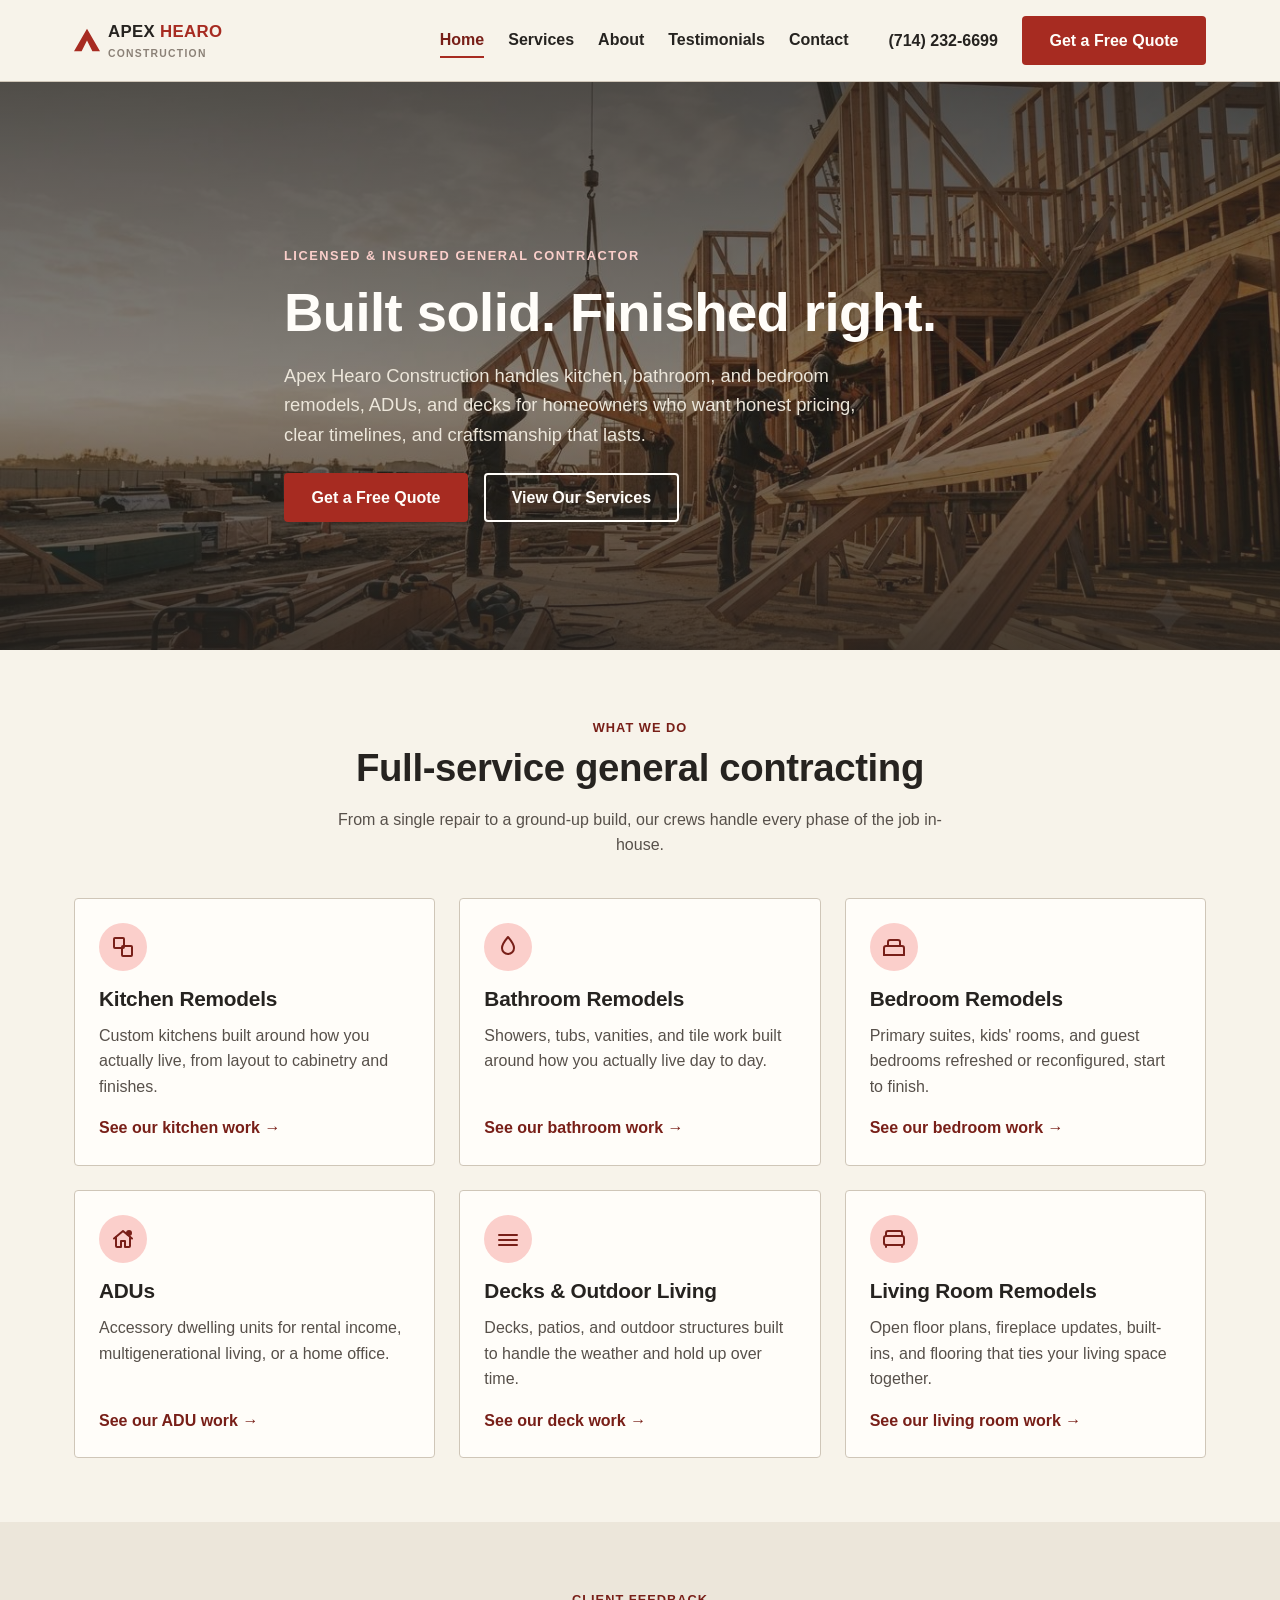
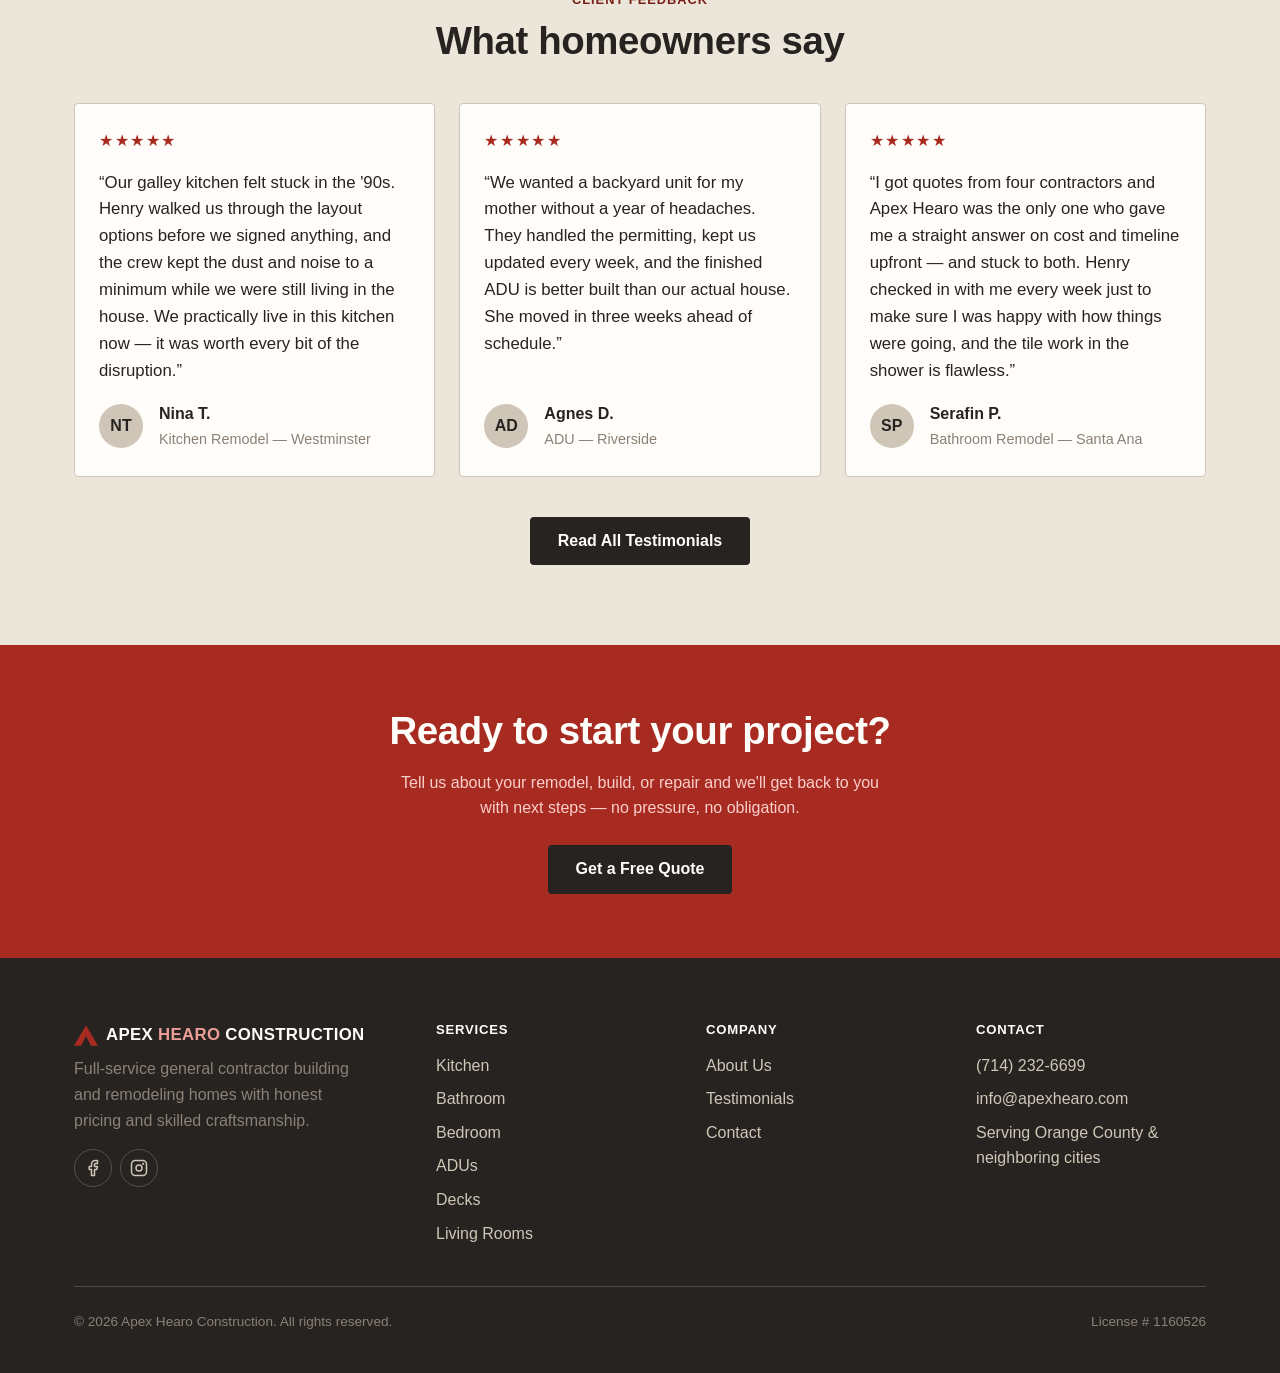
<file: index.html>
<!DOCTYPE html>
<html lang="en">
<head>
  <meta charset="UTF-8" />
  <meta name="viewport" content="width=device-width, initial-scale=1.0" />
  <title>Apex Hearo Construction | General Contractor</title>
  <meta name="description" content="Apex Hearo Construction is a licensed general contractor handling kitchen, bathroom, and bedroom remodels, ADUs, and decks. Get a free quote today." />
  <link rel="icon" type="image/svg+xml" href="images/favicon.svg" />
  <link rel="stylesheet" href="css/styles.css?v=5" />
</head>
<body>
  <a class="skip-link" href="#main-content">Skip to main content</a>

  <header class="site-header">
    <div class="container">
      <a href="index.html" class="logo">
        <svg class="logo-mark" width="26" height="24" viewBox="0 0 181.25 156.25" fill="currentColor" fill-rule="evenodd" aria-hidden="true">
          <path d="M90.63 0L181.25 156.25L0 156.25Z M90.63 81.25L128.13 156.25L53.13 156.25Z" />
        </svg>
        <span>
          Apex <span class="logo-accent">Hearo</span>
          <span class="logo-text-sub">Construction</span>
        </span>
      </a>

      <button class="nav-toggle" type="button" aria-expanded="false" aria-controls="primary-nav" aria-label="Toggle navigation menu">
        <span class="nav-toggle-icon"></span>
      </button>

      <nav class="primary-nav" id="primary-nav" aria-label="Primary">
        <ul class="nav-list">
          <li><a href="index.html" aria-current="page">Home</a></li>
          <li><a href="services.html">Services</a></li>
          <li><a href="about.html">About</a></li>
          <li><a href="testimonials.html">Testimonials</a></li>
          <li><a href="contact.html">Contact</a></li>
        </ul>
        <div class="nav-cta">
          <a href="tel:+17142326699" class="nav-phone">(714) 232-6699</a>
          <a href="contact.html" class="btn btn-primary">Get a Free Quote</a>
        </div>
      </nav>
    </div>
  </header>

  <main id="main-content">
    <!-- Hero -->
    <section class="hero" style="background-image: url('images/hero/hero-home.jpg');">
      <div class="container">
        <span class="eyebrow">Licensed &amp; Insured General Contractor</span>
        <h1>Built solid. Finished right.</h1>
        <p class="lede">
          Apex Hearo Construction handles kitchen, bathroom, and bedroom remodels, ADUs, and decks
          for homeowners who want honest pricing, clear timelines, and craftsmanship that lasts.
        </p>
        <div class="hero-actions">
          <a href="contact.html" class="btn btn-primary">Get a Free Quote</a>
          <a href="services.html" class="btn btn-outline">View Our Services</a>
        </div>
      </div>
    </section>

    <!-- Services overview -->
    <section id="services-overview">
      <div class="container">
        <div class="section-heading">
          <span class="eyebrow">What We Do</span>
          <h2>Full-service general contracting</h2>
          <p>From a single repair to a ground-up build, our crews handle every phase of the job in-house.</p>
        </div>

        <div class="card-grid card-grid--services">
          <article class="service-card">
            <div class="service-card-icon">
              <svg width="24" height="24" viewBox="0 0 24 24" fill="none" stroke="currentColor" stroke-width="2" stroke-linecap="round" stroke-linejoin="round" aria-hidden="true">
                <rect x="3" y="3" width="10" height="10" rx="1" />
                <rect x="11" y="11" width="10" height="10" rx="1" />
              </svg>
            </div>
            <h3>Kitchen Remodels</h3>
            <p>Custom kitchens built around how you actually live, from layout to cabinetry and finishes.</p>
            <a href="services.html#kitchen" class="link-arrow">See our kitchen work &rarr;</a>
          </article>

          <article class="service-card">
            <div class="service-card-icon">
              <svg width="24" height="24" viewBox="0 0 24 24" fill="none" stroke="currentColor" stroke-width="2" stroke-linecap="round" stroke-linejoin="round" aria-hidden="true">
                <path d="M12 2s6 7 6 11a6 6 0 1 1-12 0c0-4 6-11 6-11Z" />
              </svg>
            </div>
            <h3>Bathroom Remodels</h3>
            <p>Showers, tubs, vanities, and tile work built around how you actually live day to day.</p>
            <a href="services.html#bathroom" class="link-arrow">See our bathroom work &rarr;</a>
          </article>

          <article class="service-card">
            <div class="service-card-icon">
              <svg width="24" height="24" viewBox="0 0 24 24" fill="none" stroke="currentColor" stroke-width="2" stroke-linecap="round" stroke-linejoin="round" aria-hidden="true">
                <path d="M2 20v-7a2 2 0 0 1 2-2h16a2 2 0 0 1 2 2v7" />
                <path d="M2 20h20" />
                <path d="M6 11V7a2 2 0 0 1 2-2h8a2 2 0 0 1 2 2v4" />
              </svg>
            </div>
            <h3>Bedroom Remodels</h3>
            <p>Primary suites, kids' rooms, and guest bedrooms refreshed or reconfigured, start to finish.</p>
            <a href="services.html#bedroom" class="link-arrow">See our bedroom work &rarr;</a>
          </article>

          <article class="service-card">
            <div class="service-card-icon">
              <svg width="24" height="24" viewBox="0 0 24 24" fill="none" stroke="currentColor" stroke-width="2" stroke-linecap="round" stroke-linejoin="round" aria-hidden="true">
                <path d="M3 11.5 12 4l9 7.5" />
                <path d="M5 10v9a1 1 0 0 0 1 1h4v-6h4v6h4a1 1 0 0 0 1-1v-9" />
                <circle cx="18" cy="6" r="3" fill="currentColor" stroke="none" />
              </svg>
            </div>
            <h3>ADUs</h3>
            <p>Accessory dwelling units for rental income, multigenerational living, or a home office.</p>
            <a href="services.html#adus" class="link-arrow">See our ADU work &rarr;</a>
          </article>

          <article class="service-card">
            <div class="service-card-icon">
              <svg width="24" height="24" viewBox="0 0 24 24" fill="none" stroke="currentColor" stroke-width="2" stroke-linecap="round" stroke-linejoin="round" aria-hidden="true">
                <path d="M3 8h18M3 13h18M3 18h18" />
              </svg>
            </div>
            <h3>Decks &amp; Outdoor Living</h3>
            <p>Decks, patios, and outdoor structures built to handle the weather and hold up over time.</p>
            <a href="services.html#decks" class="link-arrow">See our deck work &rarr;</a>
          </article>

          <article class="service-card">
            <div class="service-card-icon">
              <svg width="24" height="24" viewBox="0 0 24 24" fill="none" stroke="currentColor" stroke-width="2" stroke-linecap="round" stroke-linejoin="round" aria-hidden="true">
                <path d="M20 9V6a2 2 0 0 0-2-2H6a2 2 0 0 0-2 2v3" />
                <path d="M2 11v5a2 2 0 0 0 2 2h16a2 2 0 0 0 2-2v-5a2 2 0 0 0-2-2H4a2 2 0 0 0-2 2Z" />
                <path d="M4 18v2" />
                <path d="M20 18v2" />
              </svg>
            </div>
            <h3>Living Room Remodels</h3>
            <p>Open floor plans, fireplace updates, built-ins, and flooring that ties your living space together.</p>
            <a href="services.html#living-room" class="link-arrow">See our living room work &rarr;</a>
          </article>
        </div>
      </div>
    </section>

    <!-- Testimonials preview -->
    <section class="bg-soft">
      <div class="container">
        <div class="section-heading">
          <span class="eyebrow">Client Feedback</span>
          <h2>What homeowners say</h2>
        </div>

        <div class="card-grid card-grid--testimonials" data-testimonials data-testimonials-limit="3">
          <p class="testimonials-loading">Loading testimonials&hellip;</p>
        </div>

        <p class="text-center" style="margin-top: var(--space-5);">
          <a href="testimonials.html" class="btn btn-dark">Read All Testimonials</a>
        </p>
      </div>
    </section>

    <!-- CTA band -->
    <section class="cta-band">
      <div class="container">
        <h2>Ready to start your project?</h2>
        <p>Tell us about your remodel, build, or repair and we'll get back to you with next steps — no pressure, no obligation.</p>
        <a href="contact.html" class="btn btn-dark">Get a Free Quote</a>
      </div>
    </section>
  </main>

  <footer class="site-footer">
    <div class="container">
      <div class="footer-grid">
        <div class="footer-brand">
          <a href="index.html" class="logo">
            <svg class="logo-mark" width="24" height="21" viewBox="0 0 181.25 156.25" fill="currentColor" fill-rule="evenodd" aria-hidden="true">
              <path d="M90.63 0L181.25 156.25L0 156.25Z M90.63 81.25L128.13 156.25L53.13 156.25Z" />
            </svg>
            <span>Apex <span class="logo-accent">Hearo</span> Construction</span>
          </a>
          <p>Full-service general contractor building and remodeling homes with honest pricing and skilled craftsmanship.</p>
          <div class="footer-social">
            <a href="#" aria-label="Apex Hearo Construction on Facebook">
              <svg width="18" height="18" viewBox="0 0 24 24" fill="none" stroke="currentColor" stroke-width="2" stroke-linecap="round" stroke-linejoin="round" aria-hidden="true"><path d="M18 2h-3a5 5 0 0 0-5 5v3H7v4h3v8h4v-8h3l1-4h-4V7a1 1 0 0 1 1-1h3Z" /></svg>
            </a>
            <a href="#" aria-label="Apex Hearo Construction on Instagram">
              <svg width="18" height="18" viewBox="0 0 24 24" fill="none" stroke="currentColor" stroke-width="2" stroke-linecap="round" stroke-linejoin="round" aria-hidden="true"><rect x="2" y="2" width="20" height="20" rx="5" /><circle cx="12" cy="12" r="4" /><circle cx="17.5" cy="6.5" r="0.5" fill="currentColor" /></svg>
            </a>
          </div>
        </div>

        <div>
          <h3 class="footer-heading">Services</h3>
          <ul class="footer-links">
            <li><a href="services.html#kitchen">Kitchen</a></li>
            <li><a href="services.html#bathroom">Bathroom</a></li>
            <li><a href="services.html#bedroom">Bedroom</a></li>
            <li><a href="services.html#adus">ADUs</a></li>
            <li><a href="services.html#decks">Decks</a></li>
            <li><a href="services.html#living-room">Living Rooms</a></li>
          </ul>
        </div>

        <div>
          <h3 class="footer-heading">Company</h3>
          <ul class="footer-links">
            <li><a href="about.html">About Us</a></li>
            <li><a href="testimonials.html">Testimonials</a></li>
            <li><a href="contact.html">Contact</a></li>
          </ul>
        </div>

        <div>
          <h3 class="footer-heading">Contact</h3>
          <ul class="footer-links">
            <li><a href="tel:+17142326699">(714) 232-6699</a></li>
            <li><a href="mailto:info@apexhearo.com">info@apexhearo.com</a></li>
            <li>Serving Orange County &amp; neighboring cities</li>
          </ul>
        </div>
      </div>

      <div class="footer-bottom">
        <p>&copy; <span data-current-year></span> Apex Hearo Construction. All rights reserved.</p>
        <p>License # 1160526</p>
      </div>
    </div>
  </footer>

  <script src="js/main.js"></script>
  <script src="js/testimonials.js"></script>
</body>
</html>
</file>
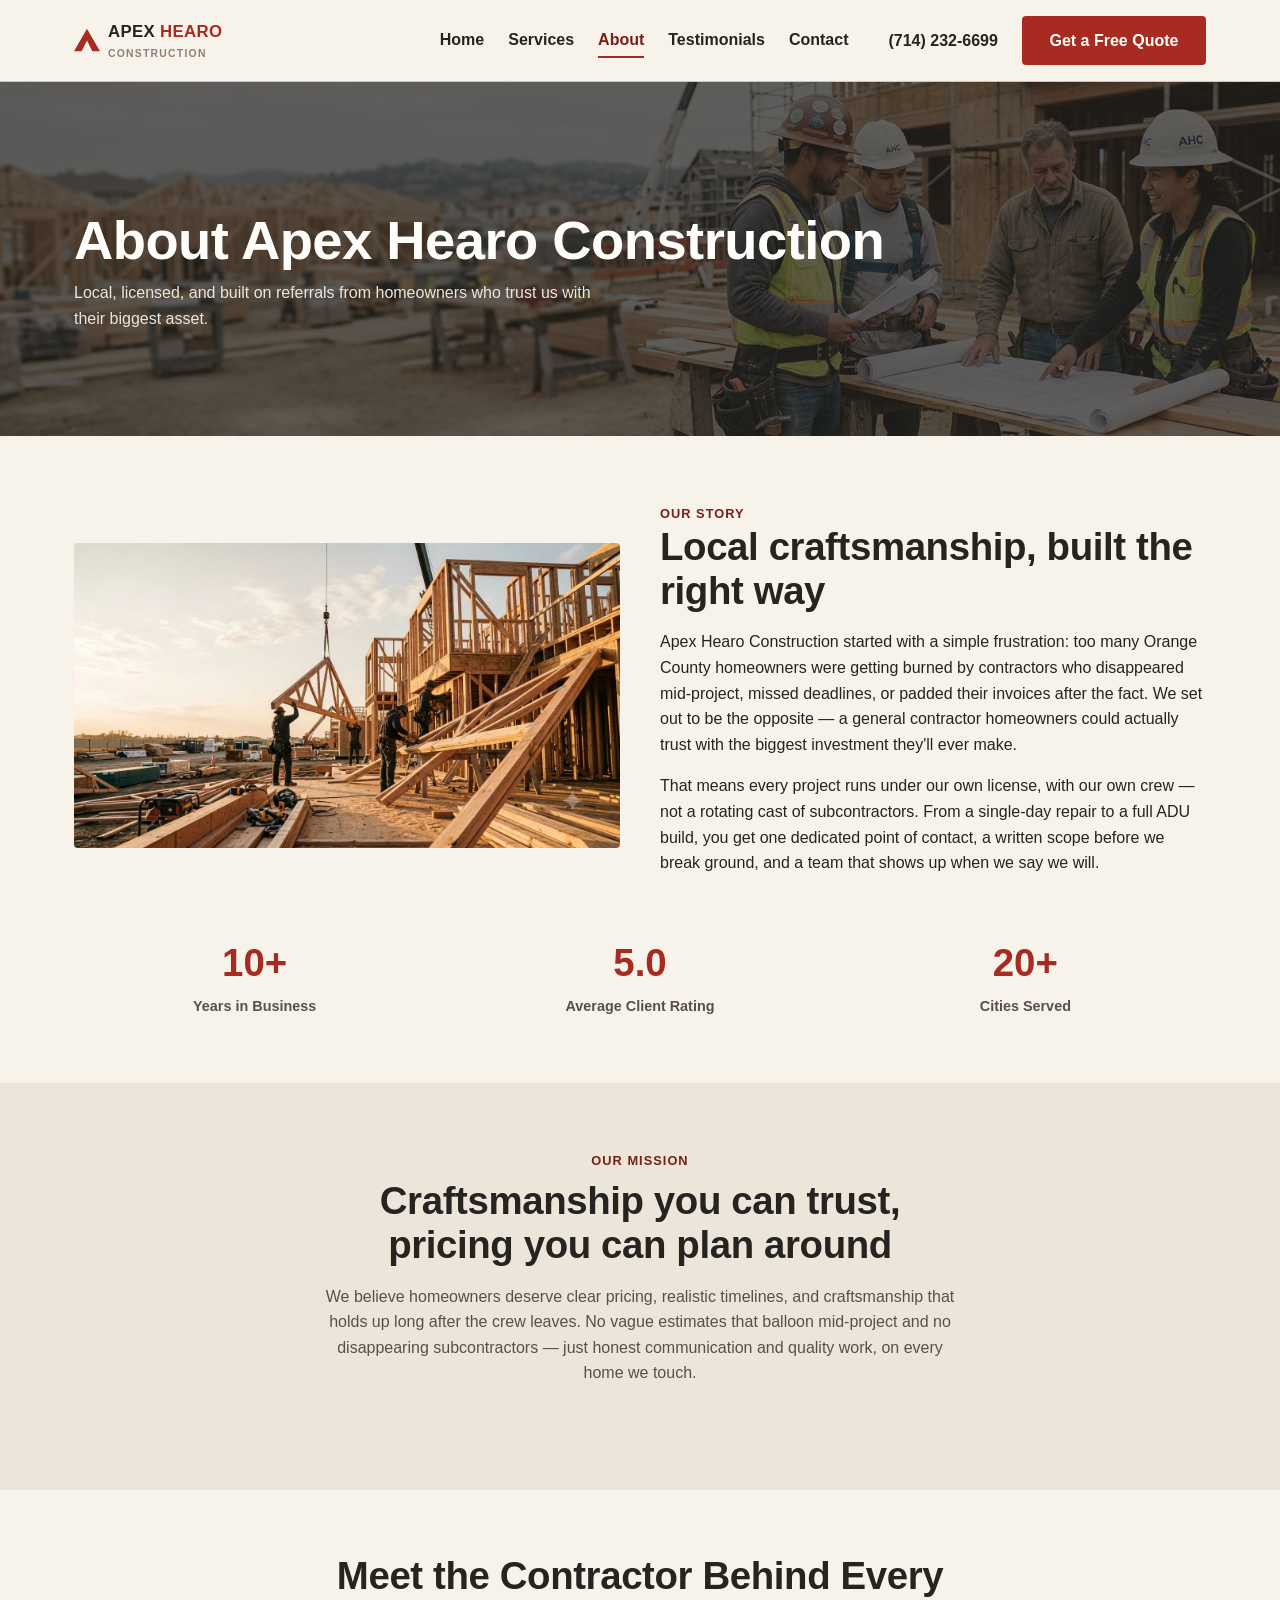
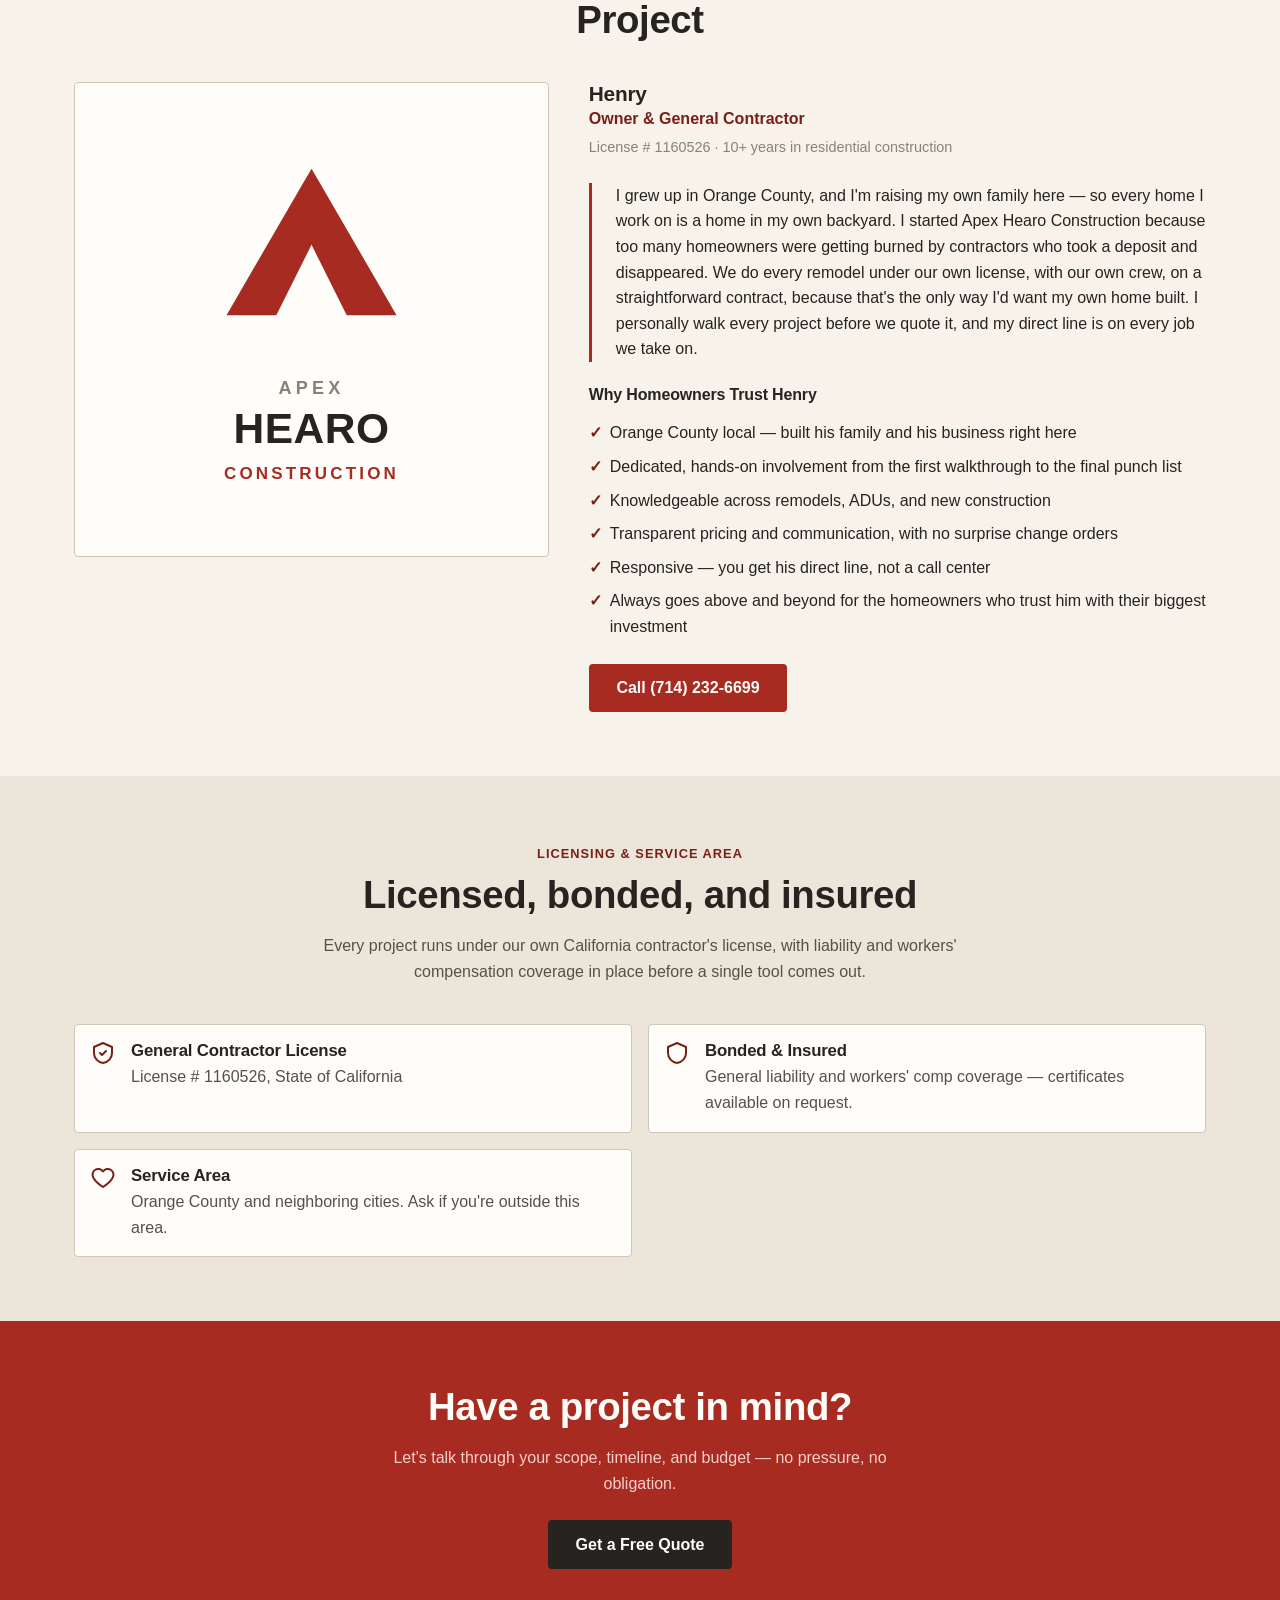
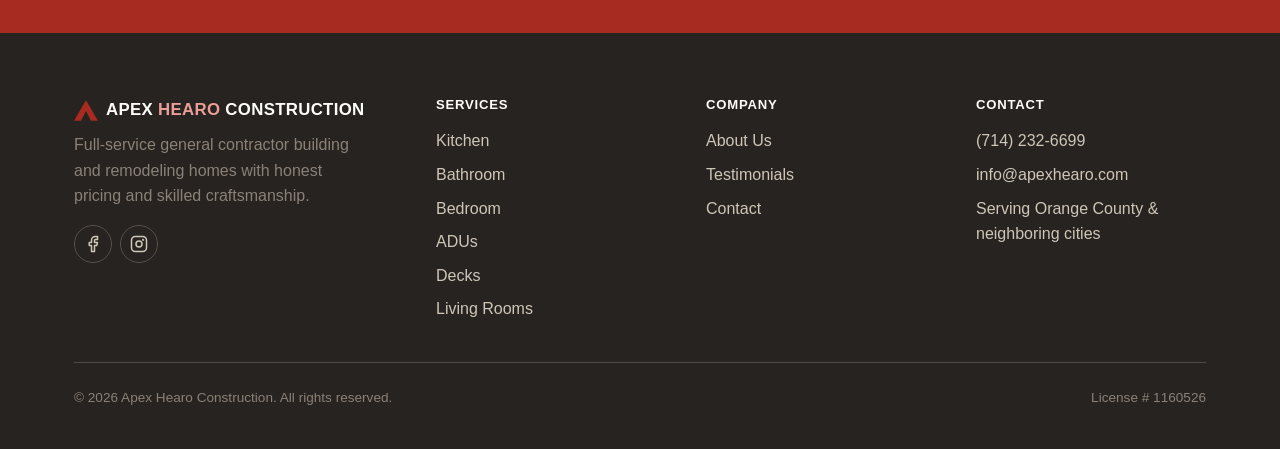
<file: about.html>
<!DOCTYPE html>
<html lang="en">
<head>
  <meta charset="UTF-8" />
  <meta name="viewport" content="width=device-width, initial-scale=1.0" />
  <title>About Us | Apex Hearo Construction</title>
  <meta name="description" content="Learn about Apex Hearo Construction — our story, our owner Henry, licensing, and the areas we serve." />
  <link rel="icon" type="image/svg+xml" href="images/favicon.svg" />
  <link rel="stylesheet" href="css/styles.css?v=5" />
</head>
<body>
  <a class="skip-link" href="#main-content">Skip to main content</a>

  <header class="site-header">
    <div class="container">
      <a href="index.html" class="logo">
        <svg class="logo-mark" width="26" height="24" viewBox="0 0 181.25 156.25" fill="currentColor" fill-rule="evenodd" aria-hidden="true">
          <path d="M90.63 0L181.25 156.25L0 156.25Z M90.63 81.25L128.13 156.25L53.13 156.25Z" />
        </svg>
        <span>
          Apex <span class="logo-accent">Hearo</span>
          <span class="logo-text-sub">Construction</span>
        </span>
      </a>

      <button class="nav-toggle" type="button" aria-expanded="false" aria-controls="primary-nav" aria-label="Toggle navigation menu">
        <span class="nav-toggle-icon"></span>
      </button>

      <nav class="primary-nav" id="primary-nav" aria-label="Primary">
        <ul class="nav-list">
          <li><a href="index.html">Home</a></li>
          <li><a href="services.html">Services</a></li>
          <li><a href="about.html" aria-current="page">About</a></li>
          <li><a href="testimonials.html">Testimonials</a></li>
          <li><a href="contact.html">Contact</a></li>
        </ul>
        <div class="nav-cta">
          <a href="tel:+17142326699" class="nav-phone">(714) 232-6699</a>
          <a href="contact.html" class="btn btn-primary">Get a Free Quote</a>
        </div>
      </nav>
    </div>
  </header>

  <main id="main-content">
    <section class="page-banner" style="background-image: url('images/hero/hero-about.jpg');">
      <div class="container">
        <h1>About Apex Hearo Construction</h1>
        <p>Local, licensed, and built on referrals from homeowners who trust us with their biggest asset.</p>
      </div>
    </section>

    <!-- Company story -->
    <section>
      <div class="container">
        <div class="about-grid about-grid--reverse">
          <div class="about-grid-media">
            <img src="images/hero/hero-home.jpg" alt="Construction crew framing a new home at golden hour" loading="lazy" width="1376" height="768" />
          </div>
          <div>
            <span class="eyebrow" style="color: var(--color-accent-dark); font-weight:700; text-transform:uppercase; letter-spacing:.08em; font-size:.8rem;">Our Story</span>
            <h2>Local craftsmanship, built the right way</h2>
            <p>
              Apex Hearo Construction started with a simple frustration: too many Orange County homeowners were
              getting burned by contractors who disappeared mid-project, missed deadlines, or padded their invoices
              after the fact. We set out to be the opposite — a general contractor homeowners could actually trust
              with the biggest investment they'll ever make.
            </p>
            <p>
              That means every project runs under our own license, with our own crew — not a rotating cast of
              subcontractors. From a single-day repair to a full ADU build, you get one dedicated point of contact,
              a written scope before we break ground, and a team that shows up when we say we will.
            </p>
          </div>
        </div>

        <div class="stat-grid stat-grid--3">
          <div class="stat-item">
            <span class="stat-number">10+</span>
            <span class="stat-label">Years in Business</span>
          </div>
          <div class="stat-item">
            <span class="stat-number">5.0</span>
            <span class="stat-label">Average Client Rating</span>
          </div>
          <div class="stat-item">
            <span class="stat-number">20+</span>
            <span class="stat-label">Cities Served</span>
          </div>
        </div>
      </div>
    </section>

    <!-- Mission -->
    <section class="bg-soft">
      <div class="container">
        <div class="section-heading">
          <span class="eyebrow">Our Mission</span>
          <h2>Craftsmanship you can trust, pricing you can plan around</h2>
          <p>
            We believe homeowners deserve clear pricing, realistic timelines, and craftsmanship that holds up long
            after the crew leaves. No vague estimates that balloon mid-project and no disappearing subcontractors —
            just honest communication and quality work, on every home we touch.
          </p>
        </div>
      </div>
    </section>

    <!-- Meet the Contractor -->
    <section>
      <div class="container">
        <div class="section-heading">
          <h2>Meet the Contractor Behind Every Project</h2>
        </div>

        <div class="contractor-card">
          <div class="contractor-photo">
            <img src="images/team/henry-card.svg" alt="Apex Hearo Construction logo" loading="lazy" width="400" height="400" />
          </div>
          <div class="contractor-info">
            <h3 class="contractor-name">Henry</h3>
            <p class="contractor-title">Owner &amp; General Contractor</p>
            <p class="contractor-meta">License # 1160526 &middot; 10+ years in residential construction</p>

            <blockquote class="contractor-quote">
              I grew up in Orange County, and I'm raising my own family here — so every home I work on is a home in
              my own backyard. I started Apex Hearo Construction because too many homeowners were getting burned by
              contractors who took a deposit and disappeared. We do every remodel under our own license, with our
              own crew, on a straightforward contract, because that's the only way I'd want my own home built. I
              personally walk every project before we quote it, and my direct line is on every job we take on.
            </blockquote>

            <h4>Why Homeowners Trust Henry</h4>
            <ul class="contractor-checklist">
              <li>Orange County local — built his family and his business right here</li>
              <li>Dedicated, hands-on involvement from the first walkthrough to the final punch list</li>
              <li>Knowledgeable across remodels, ADUs, and new construction</li>
              <li>Transparent pricing and communication, with no surprise change orders</li>
              <li>Responsive — you get his direct line, not a call center</li>
              <li>Always goes above and beyond for the homeowners who trust him with their biggest investment</li>
            </ul>

            <a href="tel:+17142326699" class="btn btn-primary">Call (714) 232-6699</a>
          </div>
        </div>
      </div>
    </section>

    <!-- Licensing / credentials -->
    <section class="bg-soft">
      <div class="container">
        <div class="section-heading">
          <span class="eyebrow">Licensing &amp; Service Area</span>
          <h2>Licensed, bonded, and insured</h2>
          <p>Every project runs under our own California contractor's license, with liability and workers'
            compensation coverage in place before a single tool comes out.</p>
        </div>

        <div class="credential-list">
          <div class="credential-item">
            <span class="icon" aria-hidden="true">
              <svg width="24" height="24" viewBox="0 0 24 24" fill="none" stroke="currentColor" stroke-width="2" stroke-linecap="round" stroke-linejoin="round"><path d="M12 2 3 6v6c0 5 3.8 9.4 9 10 5.2-.6 9-5 9-10V6l-9-4Z" /><path d="m9 12 2 2 4-4" /></svg>
            </span>
            <div>
              <h3 style="margin-bottom: 0.25rem; font-size: 1.05rem;">General Contractor License</h3>
              <p style="margin-bottom:0; color: var(--color-warm-gray-700);">License # 1160526, State of California</p>
            </div>
          </div>

          <div class="credential-item">
            <span class="icon" aria-hidden="true">
              <svg width="24" height="24" viewBox="0 0 24 24" fill="none" stroke="currentColor" stroke-width="2" stroke-linecap="round" stroke-linejoin="round"><path d="M12 2 3 6v6c0 5 3.8 9.4 9 10 5.2-.6 9-5 9-10V6l-9-4Z" /></svg>
            </span>
            <div>
              <h3 style="margin-bottom: 0.25rem; font-size: 1.05rem;">Bonded &amp; Insured</h3>
              <p style="margin-bottom:0; color: var(--color-warm-gray-700);">General liability and workers' comp coverage — certificates available on request.</p>
            </div>
          </div>

          <div class="credential-item">
            <span class="icon" aria-hidden="true">
              <svg width="24" height="24" viewBox="0 0 24 24" fill="none" stroke="currentColor" stroke-width="2" stroke-linecap="round" stroke-linejoin="round"><path d="M12 21s-7-4.5-9.5-9A5.5 5.5 0 0 1 12 5.5 5.5 5.5 0 0 1 21.5 12c-2.5 4.5-9.5 9-9.5 9Z" /></svg>
            </span>
            <div>
              <h3 style="margin-bottom: 0.25rem; font-size: 1.05rem;">Service Area</h3>
              <p style="margin-bottom:0; color: var(--color-warm-gray-700);">Orange County and neighboring cities. Ask if you're outside this area.</p>
            </div>
          </div>
        </div>
      </div>
    </section>

    <section class="cta-band">
      <div class="container">
        <h2>Have a project in mind?</h2>
        <p>Let's talk through your scope, timeline, and budget — no pressure, no obligation.</p>
        <a href="contact.html" class="btn btn-dark">Get a Free Quote</a>
      </div>
    </section>
  </main>

  <footer class="site-footer">
    <div class="container">
      <div class="footer-grid">
        <div class="footer-brand">
          <a href="index.html" class="logo">
            <svg class="logo-mark" width="24" height="21" viewBox="0 0 181.25 156.25" fill="currentColor" fill-rule="evenodd" aria-hidden="true">
              <path d="M90.63 0L181.25 156.25L0 156.25Z M90.63 81.25L128.13 156.25L53.13 156.25Z" />
            </svg>
            <span>Apex <span class="logo-accent">Hearo</span> Construction</span>
          </a>
          <p>Full-service general contractor building and remodeling homes with honest pricing and skilled craftsmanship.</p>
          <div class="footer-social">
            <a href="#" aria-label="Apex Hearo Construction on Facebook">
              <svg width="18" height="18" viewBox="0 0 24 24" fill="none" stroke="currentColor" stroke-width="2" stroke-linecap="round" stroke-linejoin="round" aria-hidden="true"><path d="M18 2h-3a5 5 0 0 0-5 5v3H7v4h3v8h4v-8h3l1-4h-4V7a1 1 0 0 1 1-1h3Z" /></svg>
            </a>
            <a href="#" aria-label="Apex Hearo Construction on Instagram">
              <svg width="18" height="18" viewBox="0 0 24 24" fill="none" stroke="currentColor" stroke-width="2" stroke-linecap="round" stroke-linejoin="round" aria-hidden="true"><rect x="2" y="2" width="20" height="20" rx="5" /><circle cx="12" cy="12" r="4" /><circle cx="17.5" cy="6.5" r="0.5" fill="currentColor" /></svg>
            </a>
          </div>
        </div>

        <div>
          <h3 class="footer-heading">Services</h3>
          <ul class="footer-links">
            <li><a href="services.html#kitchen">Kitchen</a></li>
            <li><a href="services.html#bathroom">Bathroom</a></li>
            <li><a href="services.html#bedroom">Bedroom</a></li>
            <li><a href="services.html#adus">ADUs</a></li>
            <li><a href="services.html#decks">Decks</a></li>
            <li><a href="services.html#living-room">Living Rooms</a></li>
          </ul>
        </div>

        <div>
          <h3 class="footer-heading">Company</h3>
          <ul class="footer-links">
            <li><a href="about.html">About Us</a></li>
            <li><a href="testimonials.html">Testimonials</a></li>
            <li><a href="contact.html">Contact</a></li>
          </ul>
        </div>

        <div>
          <h3 class="footer-heading">Contact</h3>
          <ul class="footer-links">
            <li><a href="tel:+17142326699">(714) 232-6699</a></li>
            <li><a href="mailto:info@apexhearo.com">info@apexhearo.com</a></li>
            <li>Serving Orange County &amp; neighboring cities</li>
          </ul>
        </div>
      </div>

      <div class="footer-bottom">
        <p>&copy; <span data-current-year></span> Apex Hearo Construction. All rights reserved.</p>
        <p>License # 1160526</p>
      </div>
    </div>
  </footer>

  <script src="js/main.js"></script>
</body>
</html>
</file>
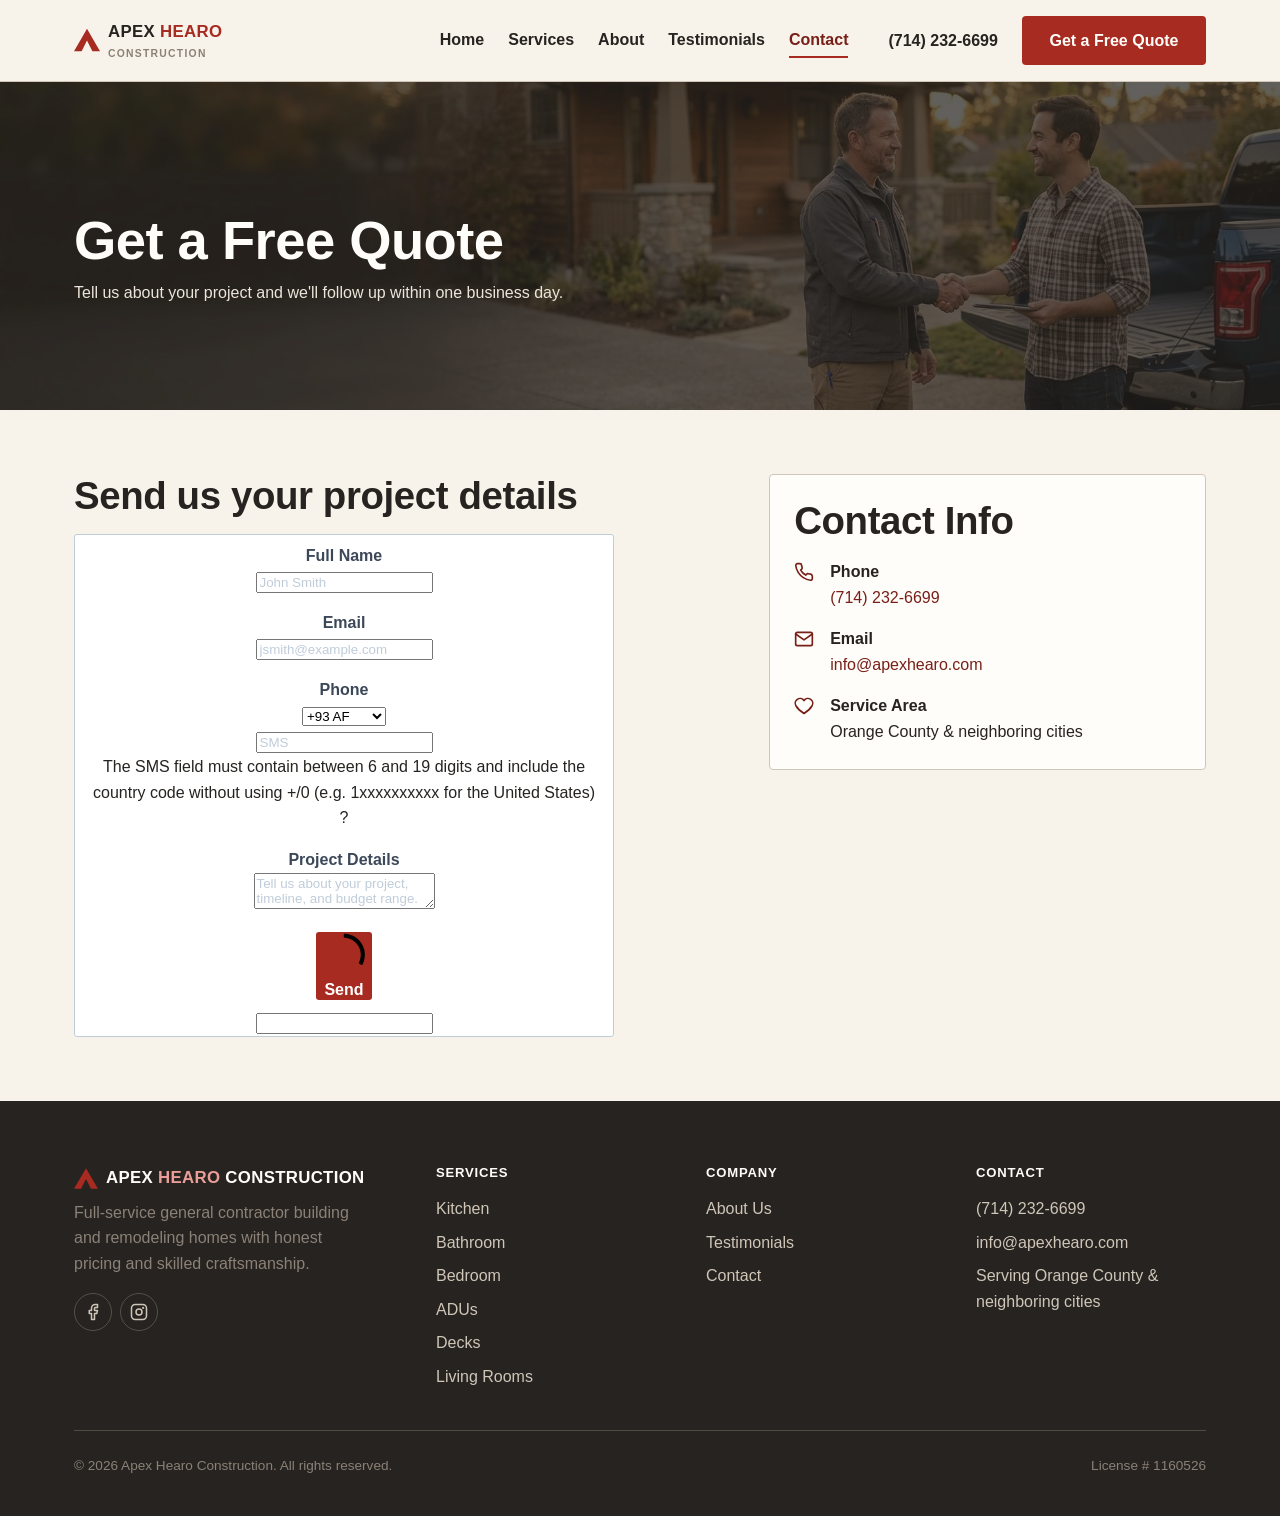
<file: contact.html>
<!DOCTYPE html>
<html lang="en">
<head>
  <meta charset="UTF-8" />
  <meta name="viewport" content="width=device-width, initial-scale=1.0" />
  <title>Contact | Apex Hearo Construction</title>
  <meta name="description" content="Get a free quote from Apex Hearo Construction. Call, email, or send us your project details." />
  <link rel="icon" type="image/svg+xml" href="images/favicon.svg" />
  <link rel="stylesheet" href="css/styles.css?v=5" />

  <!-- Brevo form styles -->
  <style>
    @font-face {
      font-display: block;
      font-family: Roboto;
      src: url(https://assets.brevo.com/font/Roboto/Latin/normal/normal/7529907e9eaf8ebb5220c5f9850e3811.woff2) format("woff2"), url(https://assets.brevo.com/font/Roboto/Latin/normal/normal/25c678feafdc175a70922a116c9be3e7.woff) format("woff")
    }

    @font-face {
      font-display: fallback;
      font-family: Roboto;
      font-weight: 600;
      src: url(https://assets.brevo.com/font/Roboto/Latin/medium/normal/6e9caeeafb1f3491be3e32744bc30440.woff2) format("woff2"), url(https://assets.brevo.com/font/Roboto/Latin/medium/normal/71501f0d8d5aa95960f6475d5487d4c2.woff) format("woff")
    }

    @font-face {
      font-display: fallback;
      font-family: Roboto;
      font-weight: 700;
      src: url(https://assets.brevo.com/font/Roboto/Latin/bold/normal/3ef7cf158f310cf752d5ad08cd0e7e60.woff2) format("woff2"), url(https://assets.brevo.com/font/Roboto/Latin/bold/normal/ece3a1d82f18b60bcce0211725c476aa.woff) format("woff")
    }

    :where(.sib-form-message-panel) {
      display: none;
    }

    :where(.sib-form-message-panel .sib-notification__icon) {
      width: 20px;
      height: 20px;
    }

    #sib-container input:-ms-input-placeholder {
      font-family: Helvetica, sans-serif;
      text-align: left;
      color: #c0ccda;
    }

    #sib-container input::placeholder {
      font-family: Helvetica, sans-serif;
      text-align: left;
      color: #c0ccda;
    }

    #sib-container textarea::placeholder {
      font-family: Helvetica, sans-serif;
      text-align: left;
      color: #c0ccda;
    }

    #sib-container a {
      text-decoration: underline;
      color: #2BB2FC;
    }
  </style>
  <link rel="stylesheet" href="https://sibforms.com/forms/end-form/build/sib-styles.css">
</head>
<body>
  <a class="skip-link" href="#main-content">Skip to main content</a>

  <header class="site-header">
    <div class="container">
      <a href="index.html" class="logo">
        <svg class="logo-mark" width="26" height="24" viewBox="0 0 181.25 156.25" fill="currentColor" fill-rule="evenodd" aria-hidden="true">
          <path d="M90.63 0L181.25 156.25L0 156.25Z M90.63 81.25L128.13 156.25L53.13 156.25Z" />
        </svg>
        <span>
          Apex <span class="logo-accent">Hearo</span>
          <span class="logo-text-sub">Construction</span>
        </span>
      </a>

      <button class="nav-toggle" type="button" aria-expanded="false" aria-controls="primary-nav" aria-label="Toggle navigation menu">
        <span class="nav-toggle-icon"></span>
      </button>

      <nav class="primary-nav" id="primary-nav" aria-label="Primary">
        <ul class="nav-list">
          <li><a href="index.html">Home</a></li>
          <li><a href="services.html">Services</a></li>
          <li><a href="about.html">About</a></li>
          <li><a href="testimonials.html">Testimonials</a></li>
          <li><a href="contact.html" aria-current="page">Contact</a></li>
        </ul>
        <div class="nav-cta">
          <a href="tel:+17142326699" class="nav-phone">(714) 232-6699</a>
          <a href="contact.html" class="btn btn-primary">Get a Free Quote</a>
        </div>
      </nav>
    </div>
  </header>

  <main id="main-content">
    <section class="page-banner" style="background-image: url('images/hero/hero-contact.jpg');">
      <div class="container">
        <h1>Get a Free Quote</h1>
        <p>Tell us about your project and we'll follow up within one business day.</p>
      </div>
    </section>

    <section>
      <div class="container">
        <div class="info-grid info-grid--contact">
          <!-- Contact form -->
          <div>
            <h2>Send us your project details</h2>

            <!--
              BREVO FORM EMBED (connected)
              ------------------------------------------------------------------
              This is the live Brevo form embed. Its associated <style> block
              lives in <head>, and its <script> block sits just before
              </body>. If you ever regenerate the embed code from Brevo
              (Marketing > Forms), replace all three pieces together — the
              styles, this markup, and the script are meant to travel as a set.
              See README.md for more detail.
            -->
            <div id="brevo-form-container">
              <!-- BREVO_FORM_EMBED:START -->
              <div class="sib-form" style="text-align: center;">
                <div id="sib-form-container" class="sib-form-container">
                  <div id="error-message" class="sib-form-message-panel" style="font-family:Helvetica, sans-serif; font-size:16px; text-align:left; color:#661d1d; background-color:#ffeded; border-color:#ff4949; border-radius:3px; max-width:540px;">
                    <div class="sib-form-message-panel__text sib-form-message-panel__text--center">
                      <svg viewBox="0 0 512 512" class="sib-icon sib-notification__icon">
                        <path d="M256 40c118.621 0 216 96.075 216 216 0 119.291-96.61 216-216 216-119.244 0-216-96.562-216-216 0-119.203 96.602-216 216-216m0-32C119.043 8 8 119.083 8 256c0 136.997 111.043 248 248 248s248-111.003 248-248C504 119.083 392.957 8 256 8zm-11.49 120h22.979c6.823 0 12.274 5.682 11.99 12.5l-7 168c-.268 6.428-5.556 11.5-11.99 11.5h-8.979c-6.433 0-11.722-5.073-11.99-11.5l-7-168c-.283-6.818 5.167-12.5 11.99-12.5zM256 340c-15.464 0-28 12.536-28 28s12.536 28 28 28 28-12.536 28-28-12.536-28-28-28z" />
                      </svg>
                      <span class="sib-form-message-panel__inner-text">Your subscription could not be saved. Please try again.</span>
                    </div>
                  </div>
                  <div></div>
                  <div id="success-message" class="sib-form-message-panel" style="font-family:Helvetica, sans-serif; font-size:16px; text-align:left; color:#085229; background-color:#e7faf0; border-color:#13ce66; border-radius:3px; max-width:540px;">
                    <div class="sib-form-message-panel__text sib-form-message-panel__text--center">
                      <svg viewBox="0 0 512 512" class="sib-icon sib-notification__icon">
                        <path d="M256 8C119.033 8 8 119.033 8 256s111.033 248 248 248 248-111.033 248-248S392.967 8 256 8zm0 464c-118.664 0-216-96.055-216-216 0-118.663 96.055-216 216-216 118.664 0 216 96.055 216 216 0 118.663-96.055 216-216 216zm141.63-274.961L217.15 376.071c-4.705 4.667-12.303 4.637-16.97-.068l-85.878-86.572c-4.667-4.705-4.637-12.303.068-16.97l8.52-8.451c4.705-4.667 12.303-4.637 16.97.068l68.976 69.533 163.441-162.13c4.705-4.667 12.303-4.637 16.97.068l8.451 8.52c4.668 4.705 4.637 12.303-.068 16.97z" />
                      </svg>
                      <span class="sib-form-message-panel__inner-text">Your subscription has been successful.</span>
                    </div>
                  </div>
                  <div></div>
                  <div id="sib-container" class="sib-container--large sib-container--vertical" style="max-width:540px; text-align:center; background-color:rgba(255,255,255,1); border-width:1px; border-style:solid; border-color:#C0CCD9; border-radius:3px; direction:ltr">
                    <form id="sib-form" method="POST" action="https://342ef7d6.sibforms.com/serve/[base64]" data-type="subscription">
                      <div style="padding: 8px 0;">
                        <div class="sib-input sib-form-block">
                          <div class="form__entry entry_block">
                            <div class="form__label-row ">
                              <label class="entry__label" style="font-weight: 700; text-align: left; font-family:Helvetica, sans-serif; font-size:16px; font-weight:700; text-align:left; color:#3c4858;" for="FIRSTNAME" data-required="*">Full Name</label>
                              <div class="entry__field">
                                <input class="input " maxlength="200" type="text" id="FIRSTNAME" name="FIRSTNAME" autocomplete="off" placeholder="John Smith" data-required="true" required />
                              </div>
                            </div>
                            <label class="entry__error entry__error--primary" style="font-family:Helvetica, sans-serif; font-size:16px; text-align:left; color:#661d1d; background-color:#ffeded; border-color:#ff4949; border-radius:3px;">
                            </label>
                          </div>
                        </div>
                      </div>

                      <div style="padding: 8px 0;">
                        <div class="sib-input sib-form-block">
                          <div class="form__entry entry_block">
                            <div class="form__label-row ">
                              <label class="entry__label" style="font-weight: 700; text-align: left; font-family:Helvetica, sans-serif; font-size:16px; font-weight:700; text-align:left; color:#3c4858;" for="EMAIL" data-required="*">Email</label>
                              <div class="entry__field">
                                <input class="input " type="text" id="EMAIL" name="EMAIL" autocomplete="off" value="" placeholder="jsmith@example.com" data-required="true" required />
                              </div>
                            </div>
                            <label class="entry__error entry__error--primary" style="font-family:Helvetica, sans-serif; font-size:16px; text-align:left; color:#661d1d; background-color:#ffeded; border-color:#ff4949; border-radius:3px;">
                            </label>
                          </div>
                        </div>
                      </div>

                      <div style="padding: 8px 0;">
                        <div class="sib-sms-field sib-form-block">
                          <div class="form__entry entry_block">
                            <div class="form__label-row ">
                              <label class="entry__label" style="font-weight: 700; text-align: left; font-family:Helvetica, sans-serif; font-size:16px; font-weight:700; text-align:left; color:#3c4858;" for="SMS" data-required="*">Phone</label>
                              <div class="sib-sms-input-wrapper" style="direction:ltr">
                                <div class="sib-sms-input" data-placeholder="SMS" data-required="true" data-country-code="US" data-value="" data-attributename="SMS">
                                  <div class="entry__field">
                                    <select class="input" name="SMS__COUNTRY_CODE" data-required="true">
                                      <option value="+93">+93 AF</option>
                                      <option value="+358">+358 AX</option>
                                      <option value="+355">+355 AL</option>
                                      <option value="+213">+213 DZ</option>
                                      <option value="+1684">+1684 AS</option>
                                      <option value="+376">+376 AD</option>
                                      <option value="+244">+244 AO</option>
                                      <option value="+1264">+1264 AI</option>
                                      <option value="+672">+672 AQ</option>
                                      <option value="+1268">+1268 AG</option>
                                      <option value="+54">+54 AR</option>
                                      <option value="+374">+374 AM</option>
                                      <option value="+297">+297 AW</option>
                                      <option value="+61">+61 AU</option>
                                      <option value="+43">+43 AT</option>
                                      <option value="+994">+994 AZ</option>
                                      <option value="+1242">+1242 BS</option>
                                      <option value="+973">+973 BH</option>
                                      <option value="+880">+880 BD</option>
                                      <option value="+1246">+1246 BB</option>
                                      <option value="+375">+375 BY</option>
                                      <option value="+32">+32 BE</option>
                                      <option value="+501">+501 BZ</option>
                                      <option value="+229">+229 BJ</option>
                                      <option value="+1441">+1441 BM</option>
                                      <option value="+975">+975 BT</option>
                                      <option value="+591">+591 BO</option>
                                      <option value="+599">+599 BQ</option>
                                      <option value="+387">+387 BA</option>
                                      <option value="+267">+267 BW</option>
                                      <option value="+47">+47 BV</option>
                                      <option value="+55">+55 BR</option>
                                      <option value="+246">+246 IO</option>
                                      <option value="+673">+673 BN</option>
                                      <option value="+359">+359 BG</option>
                                      <option value="+226">+226 BF</option>
                                      <option value="+257">+257 BI</option>
                                      <option value="+855">+855 KH</option>
                                      <option value="+237">+237 CM</option>
                                      <option value="+1">+1 CA</option>
                                      <option value="+34">+34 IC</option>
                                      <option value="+238">+238 CV</option>
                                      <option value="+1345">+1345 KY</option>
                                      <option value="+236">+236 CF</option>
                                      <option value="+34">+34 EA</option>
                                      <option value="+235">+235 TD</option>
                                      <option value="+56">+56 CL</option>
                                      <option value="+86">+86 CN</option>
                                      <option value="+61">+61 CX</option>
                                      <option value="+61">+61 CC</option>
                                      <option value="+57">+57 CO</option>
                                      <option value="+269">+269 KM</option>
                                      <option value="+242">+242 CG</option>
                                      <option value="+243">+243 CD</option>
                                      <option value="+682">+682 CK</option>
                                      <option value="+506">+506 CR</option>
                                      <option value="+225">+225 CI</option>
                                      <option value="+385">+385 HR</option>
                                      <option value="+53">+53 CU</option>
                                      <option value="+599">+599 CW</option>
                                      <option value="+357">+357 CY</option>
                                      <option value="+420">+420 CZ</option>
                                      <option value="+45">+45 DK</option>
                                      <option value="+253">+253 DJ</option>
                                      <option value="+1767">+1767 DM</option>
                                      <option value="+1809">+1809 DO</option>
                                      <option value="+1829">+1829 DO</option>
                                      <option value="+1849">+1849 DO</option>
                                      <option value="+593">+593 EC</option>
                                      <option value="+20">+20 EG</option>
                                      <option value="+503">+503 SV</option>
                                      <option value="+240">+240 GQ</option>
                                      <option value="+291">+291 ER</option>
                                      <option value="+372">+372 EE</option>
                                      <option value="+251">+251 ET</option>
                                      <option value="+500">+500 FK</option>
                                      <option value="+298">+298 FO</option>
                                      <option value="+679">+679 FJ</option>
                                      <option value="+358">+358 FI</option>
                                      <option value="+33">+33 FR</option>
                                      <option value="+594">+594 GF</option>
                                      <option value="+689">+689 PF</option>
                                      <option value="+262">+262 TF</option>
                                      <option value="+241">+241 GA</option>
                                      <option value="+220">+220 GM</option>
                                      <option value="+995">+995 GE</option>
                                      <option value="+49">+49 DE</option>
                                      <option value="+233">+233 GH</option>
                                      <option value="+350">+350 GI</option>
                                      <option value="+30">+30 GR</option>
                                      <option value="+299">+299 GL</option>
                                      <option value="+1473">+1473 GD</option>
                                      <option value="+590">+590 GP</option>
                                      <option value="+1671">+1671 GU</option>
                                      <option value="+502">+502 GT</option>
                                      <option value="+44">+44 GG</option>
                                      <option value="+224">+224 GN</option>
                                      <option value="+245">+245 GW</option>
                                      <option value="+592">+592 GY</option>
                                      <option value="+509">+509 HT</option>
                                      <option value="+672">+672 HM</option>
                                      <option value="+379">+379 VA</option>
                                      <option value="+504">+504 HN</option>
                                      <option value="+852">+852 HK</option>
                                      <option value="+36">+36 HU</option>
                                      <option value="+354">+354 IS</option>
                                      <option value="+91">+91 IN</option>
                                      <option value="+62">+62 ID</option>
                                      <option value="+98">+98 IR</option>
                                      <option value="+964">+964 IQ</option>
                                      <option value="+353">+353 IE</option>
                                      <option value="+44">+44 IM</option>
                                      <option value="+972">+972 IL</option>
                                      <option value="+39">+39 IT</option>
                                      <option value="+1876">+1876 JM</option>
                                      <option value="+81">+81 JP</option>
                                      <option value="+44">+44 JE</option>
                                      <option value="+962">+962 JO</option>
                                      <option value="+7">+7 KZ</option>
                                      <option value="+254">+254 KE</option>
                                      <option value="+686">+686 KI</option>
                                      <option value="+850">+850 KP</option>
                                      <option value="+82">+82 KR</option>
                                      <option value="+965">+965 KW</option>
                                      <option value="+996">+996 KG</option>
                                      <option value="+856">+856 LA</option>
                                      <option value="+371">+371 LV</option>
                                      <option value="+961">+961 LB</option>
                                      <option value="+266">+266 LS</option>
                                      <option value="+231">+231 LR</option>
                                      <option value="+218">+218 LY</option>
                                      <option value="+423">+423 LI</option>
                                      <option value="+370">+370 LT</option>
                                      <option value="+352">+352 LU</option>
                                      <option value="+853">+853 MO</option>
                                      <option value="+389">+389 MK</option>
                                      <option value="+261">+261 MG</option>
                                      <option value="+265">+265 MW</option>
                                      <option value="+60">+60 MY</option>
                                      <option value="+960">+960 MV</option>
                                      <option value="+223">+223 ML</option>
                                      <option value="+356">+356 MT</option>
                                      <option value="+692">+692 MH</option>
                                      <option value="+596">+596 MQ</option>
                                      <option value="+222">+222 MR</option>
                                      <option value="+230">+230 MU</option>
                                      <option value="+262">+262 YT</option>
                                      <option value="+52">+52 MX</option>
                                      <option value="+691">+691 FM</option>
                                      <option value="+373">+373 MD</option>
                                      <option value="+377">+377 MC</option>
                                      <option value="+976">+976 MN</option>
                                      <option value="+382">+382 ME</option>
                                      <option value="+1664">+1664 MS</option>
                                      <option value="+212">+212 MA</option>
                                      <option value="+258">+258 MZ</option>
                                      <option value="+95">+95 MM</option>
                                      <option value="+264">+264 NA</option>
                                      <option value="+674">+674 NR</option>
                                      <option value="+977">+977 NP</option>
                                      <option value="+31">+31 NL</option>
                                      <option value="+687">+687 NC</option>
                                      <option value="+64">+64 NZ</option>
                                      <option value="+505">+505 NI</option>
                                      <option value="+227">+227 NE</option>
                                      <option value="+234">+234 NG</option>
                                      <option value="+683">+683 NU</option>
                                      <option value="+672">+672 NF</option>
                                      <option value="+1670">+1670 MP</option>
                                      <option value="+47">+47 NO</option>
                                      <option value="+968">+968 OM</option>
                                      <option value="+92">+92 PK</option>
                                      <option value="+680">+680 PW</option>
                                      <option value="+970">+970 PS</option>
                                      <option value="+507">+507 PA</option>
                                      <option value="+675">+675 PG</option>
                                      <option value="+595">+595 PY</option>
                                      <option value="+51">+51 PE</option>
                                      <option value="+63">+63 PH</option>
                                      <option value="+64">+64 PN</option>
                                      <option value="+48">+48 PL</option>
                                      <option value="+351">+351 PT</option>
                                      <option value="+1787">+1787 PR</option>
                                      <option value="+974">+974 QA</option>
                                      <option value="+383">+383 XK</option>
                                      <option value="+262">+262 RE</option>
                                      <option value="+40">+40 RO</option>
                                      <option value="+7">+7 RU</option>
                                      <option value="+250">+250 RW</option>
                                      <option value="+590">+590 BL</option>
                                      <option value="+290">+290 SH</option>
                                      <option value="+1869">+1869 KN</option>
                                      <option value="+1758">+1758 LC</option>
                                      <option value="+590">+590 MF</option>
                                      <option value="+508">+508 PM</option>
                                      <option value="+1784">+1784 VC</option>
                                      <option value="+685">+685 WS</option>
                                      <option value="+378">+378 SM</option>
                                      <option value="+239">+239 ST</option>
                                      <option value="+966">+966 SA</option>
                                      <option value="+221">+221 SN</option>
                                      <option value="+381">+381 RS</option>
                                      <option value="+248">+248 SC</option>
                                      <option value="+232">+232 SL</option>
                                      <option value="+65">+65 SG</option>
                                      <option value="+1721">+1721 SX</option>
                                      <option value="+421">+421 SK</option>
                                      <option value="+386">+386 SI</option>
                                      <option value="+677">+677 SB</option>
                                      <option value="+252">+252 SO</option>
                                      <option value="+27">+27 ZA</option>
                                      <option value="+500">+500 GS</option>
                                      <option value="+211">+211 SS</option>
                                      <option value="+34">+34 ES</option>
                                      <option value="+94">+94 LK</option>
                                      <option value="+249">+249 SD</option>
                                      <option value="+597">+597 SR</option>
                                      <option value="+47">+47 SJ</option>
                                      <option value="+268">+268 SZ</option>
                                      <option value="+46">+46 SE</option>
                                      <option value="+41">+41 CH</option>
                                      <option value="+963">+963 SY</option>
                                      <option value="+886">+886 TW</option>
                                      <option value="+992">+992 TJ</option>
                                      <option value="+255">+255 TZ</option>
                                      <option value="+66">+66 TH</option>
                                      <option value="+670">+670 TL</option>
                                      <option value="+228">+228 TG</option>
                                      <option value="+690">+690 TK</option>
                                      <option value="+676">+676 TO</option>
                                      <option value="+1868">+1868 TT</option>
                                      <option value="+216">+216 TN</option>
                                      <option value="+90">+90 TR</option>
                                      <option value="+993">+993 TM</option>
                                      <option value="+1649">+1649 TC</option>
                                      <option value="+688">+688 TV</option>
                                      <option value="+256">+256 UG</option>
                                      <option value="+380">+380 UA</option>
                                      <option value="+971">+971 AE</option>
                                      <option value="+44">+44 GB</option>
                                      <option value="+1">+1 US</option>
                                      <option value="+246">+246 UM</option>
                                      <option value="+598">+598 UY</option>
                                      <option value="+998">+998 UZ</option>
                                      <option value="+678">+678 VU</option>
                                      <option value="+58">+58 VE</option>
                                      <option value="+84">+84 VN</option>
                                      <option value="+1284">+1284 VG</option>
                                      <option value="+1340">+1340 VI</option>
                                      <option value="+681">+681 WF</option>
                                      <option value="+212">+212 EH</option>
                                      <option value="+967">+967 YE</option>
                                      <option value="+260">+260 ZM</option>
                                      <option value="+263">+263 ZW</option>
                                    </select>
                                  </div>
                                  <div class="entry__field" style="width: 100%">
                                    <input type="tel" class="input" id="SMS" name="SMS" autocomplete="off" placeholder="SMS" data-required="true" required />
                                  </div>
                                </div>
                                <div class="sib-sms-tooltip">
                                  <div class="sib-sms-tooltip__box">
                                    The SMS field must contain between 6 and 19 digits and include the country code without using +/0 (e.g. 1xxxxxxxxxx for the United States)
                                  </div>
                                  <span class="sib-sms-tooltip__icon">?</span>
                                </div>
                              </div>
                            </div>
                            <label class="entry__error entry__error--primary" style="font-family:Helvetica, sans-serif; font-size:16px; text-align:left; color:#661d1d; background-color:#ffeded; border-color:#ff4949; border-radius:3px;">
                            </label>
                            <label class="entry__error entry__error--secondary" style="font-family:Helvetica, sans-serif; font-size:16px; text-align:left; color:#661d1d; background-color:#ffeded; border-color:#ff4949; border-radius:3px;">
                            </label>
                          </div>
                        </div>
                      </div>

                      <div style="padding: 8px 0;">
                        <div class="sib-input sib-form-block">
                          <div class="form__entry entry_block">
                            <div class="form__label-row ">
                              <label class="entry__label" style="font-weight: 700; text-align: left; font-family:Helvetica, sans-serif; font-size:16px; font-weight:700; text-align:left; color:#3c4858;" for="LINKEDIN" data-required="*">Project Details</label>
                              <div class="entry__field">
                                <textarea class="input" rows="2" maxlength="500" id="LINKEDIN" name="LINKEDIN" autocomplete="off" placeholder="Tell us about your project, timeline, and budget range." data-required="true" required></textarea>
                              </div>
                            </div>
                            <label class="entry__error entry__error--primary" style="font-family:Helvetica, sans-serif; font-size:16px; text-align:left; color:#661d1d; background-color:#ffeded; border-color:#ff4949; border-radius:3px;">
                            </label>
                          </div>
                        </div>
                      </div>

                      <div style="padding: 8px 0;">
                        <div class="sib-form-block" style="text-align: center">
                          <button class="sib-form-block__button sib-form-block__button-with-loader" style="font-family:Helvetica, sans-serif; font-size:16px; font-weight:700; text-align:center; color:#FFFFFF; background-color:#a72b21; border-width:0px; border-radius:3px;" form="sib-form" type="submit">
                            <svg class="icon clickable__icon progress-indicator__icon sib-hide-loader-icon" viewBox="0 0 512 512">
                              <path d="M460.116 373.846l-20.823-12.022c-5.541-3.199-7.54-10.159-4.663-15.874 30.137-59.886 28.343-131.652-5.386-189.946-33.641-58.394-94.896-95.833-161.827-99.676C261.028 55.961 256 50.751 256 44.352V20.309c0-6.904 5.808-12.337 12.703-11.982 83.556 4.306 160.163 50.864 202.11 123.677 42.063 72.696 44.079 162.316 6.031 236.832-3.14 6.148-10.75 8.461-16.728 5.01z" />
                            </svg>
                            Send
                          </button>
                        </div>
                      </div>

                      <input type="text" name="email_address_check" value="" class="input--hidden">
                      <input type="hidden" name="locale" value="en">
                    </form>
                  </div>
                </div>
              </div>
              <!-- BREVO_FORM_EMBED:END -->
            </div>
          </div>

          <!-- Contact info -->
          <div>
            <div class="contact-info-card">
              <h2 style="margin-bottom: 0;">Contact Info</h2>
              <ul class="contact-info-list">
                <li class="contact-info-item">
                  <span class="icon" aria-hidden="true">
                    <svg width="20" height="20" viewBox="0 0 24 24" fill="none" stroke="currentColor" stroke-width="2" stroke-linecap="round" stroke-linejoin="round"><path d="M22 16.9v3a2 2 0 0 1-2.2 2 19.8 19.8 0 0 1-8.6-3.1 19.5 19.5 0 0 1-6-6A19.8 19.8 0 0 1 2.1 4.2 2 2 0 0 1 4.1 2h3a2 2 0 0 1 2 1.7c.1.9.3 1.8.6 2.7a2 2 0 0 1-.5 2.1L8 9.7a16 16 0 0 0 6 6l1.2-1.2a2 2 0 0 1 2.1-.5c.9.3 1.8.5 2.7.6a2 2 0 0 1 1.7 2Z" /></svg>
                  </span>
                  <div>
                    <strong>Phone</strong><br />
                    <a href="tel:+17142326699">(714) 232-6699</a>
                  </div>
                </li>
                <li class="contact-info-item">
                  <span class="icon" aria-hidden="true">
                    <svg width="20" height="20" viewBox="0 0 24 24" fill="none" stroke="currentColor" stroke-width="2" stroke-linecap="round" stroke-linejoin="round"><rect x="2" y="4" width="20" height="16" rx="2" /><path d="m22 6-10 7L2 6" /></svg>
                  </span>
                  <div>
                    <strong>Email</strong><br />
                    <a href="mailto:info@apexhearo.com">info@apexhearo.com</a>
                  </div>
                </li>
                <li class="contact-info-item">
                  <span class="icon" aria-hidden="true">
                    <svg width="20" height="20" viewBox="0 0 24 24" fill="none" stroke="currentColor" stroke-width="2" stroke-linecap="round" stroke-linejoin="round"><path d="M12 21s-7-4.5-9.5-9A5.5 5.5 0 0 1 12 5.5 5.5 5.5 0 0 1 21.5 12c-2.5 4.5-9.5 9-9.5 9Z" /></svg>
                  </span>
                  <div>
                    <strong>Service Area</strong><br />
                    Orange County &amp; neighboring cities
                  </div>
                </li>
              </ul>
            </div>
          </div>
        </div>
      </div>
    </section>
  </main>

  <footer class="site-footer">
    <div class="container">
      <div class="footer-grid">
        <div class="footer-brand">
          <a href="index.html" class="logo">
            <svg class="logo-mark" width="24" height="21" viewBox="0 0 181.25 156.25" fill="currentColor" fill-rule="evenodd" aria-hidden="true">
              <path d="M90.63 0L181.25 156.25L0 156.25Z M90.63 81.25L128.13 156.25L53.13 156.25Z" />
            </svg>
            <span>Apex <span class="logo-accent">Hearo</span> Construction</span>
          </a>
          <p>Full-service general contractor building and remodeling homes with honest pricing and skilled craftsmanship.</p>
          <div class="footer-social">
            <a href="#" aria-label="Apex Hearo Construction on Facebook">
              <svg width="18" height="18" viewBox="0 0 24 24" fill="none" stroke="currentColor" stroke-width="2" stroke-linecap="round" stroke-linejoin="round" aria-hidden="true"><path d="M18 2h-3a5 5 0 0 0-5 5v3H7v4h3v8h4v-8h3l1-4h-4V7a1 1 0 0 1 1-1h3Z" /></svg>
            </a>
            <a href="#" aria-label="Apex Hearo Construction on Instagram">
              <svg width="18" height="18" viewBox="0 0 24 24" fill="none" stroke="currentColor" stroke-width="2" stroke-linecap="round" stroke-linejoin="round" aria-hidden="true"><rect x="2" y="2" width="20" height="20" rx="5" /><circle cx="12" cy="12" r="4" /><circle cx="17.5" cy="6.5" r="0.5" fill="currentColor" /></svg>
            </a>
          </div>
        </div>

        <div>
          <h3 class="footer-heading">Services</h3>
          <ul class="footer-links">
            <li><a href="services.html#kitchen">Kitchen</a></li>
            <li><a href="services.html#bathroom">Bathroom</a></li>
            <li><a href="services.html#bedroom">Bedroom</a></li>
            <li><a href="services.html#adus">ADUs</a></li>
            <li><a href="services.html#decks">Decks</a></li>
            <li><a href="services.html#living-room">Living Rooms</a></li>
          </ul>
        </div>

        <div>
          <h3 class="footer-heading">Company</h3>
          <ul class="footer-links">
            <li><a href="about.html">About Us</a></li>
            <li><a href="testimonials.html">Testimonials</a></li>
            <li><a href="contact.html">Contact</a></li>
          </ul>
        </div>

        <div>
          <h3 class="footer-heading">Contact</h3>
          <ul class="footer-links">
            <li><a href="tel:+17142326699">(714) 232-6699</a></li>
            <li><a href="mailto:info@apexhearo.com">info@apexhearo.com</a></li>
            <li>Serving Orange County &amp; neighboring cities</li>
          </ul>
        </div>
      </div>

      <div class="footer-bottom">
        <p>&copy; <span data-current-year></span> Apex Hearo Construction. All rights reserved.</p>
        <p>License # 1160526</p>
      </div>
    </div>
  </footer>

  <script src="js/main.js"></script>

  <!-- Brevo form script -->
  <script>
    window.REQUIRED_CODE_ERROR_MESSAGE = 'Please choose a country code';
    window.LOCALE = 'en';
    window.EMAIL_INVALID_MESSAGE = window.SMS_INVALID_MESSAGE = "The information provided is invalid. Please review the field format and try again.";
    window.REQUIRED_ERROR_MESSAGE = "This field cannot be left blank. ";
    window.GENERIC_INVALID_MESSAGE = "The information provided is invalid. Please review the field format and try again.";
    window.INVALID_NUMBER = "The information provided is invalid. Please review the field format and try again.";
    window.INVALID_DATE = "Please enter a valid date";
    window.REQUIRED_MULTISELECT_MESSAGE = 'Please select at least 1 option';
    window.translation = {
      common: {
        selectedList: '{quantity} list selected',
        selectedLists: '{quantity} lists selected',
        selectedOption: '{quantity} selected',
        selectedOptions: '{quantity} selected',
      }
    };
    var AUTOHIDE = Boolean(1);
  </script>
  <script defer src="https://sibforms.com/forms/end-form/build/main.js"></script>
</body>
</html>
</file>
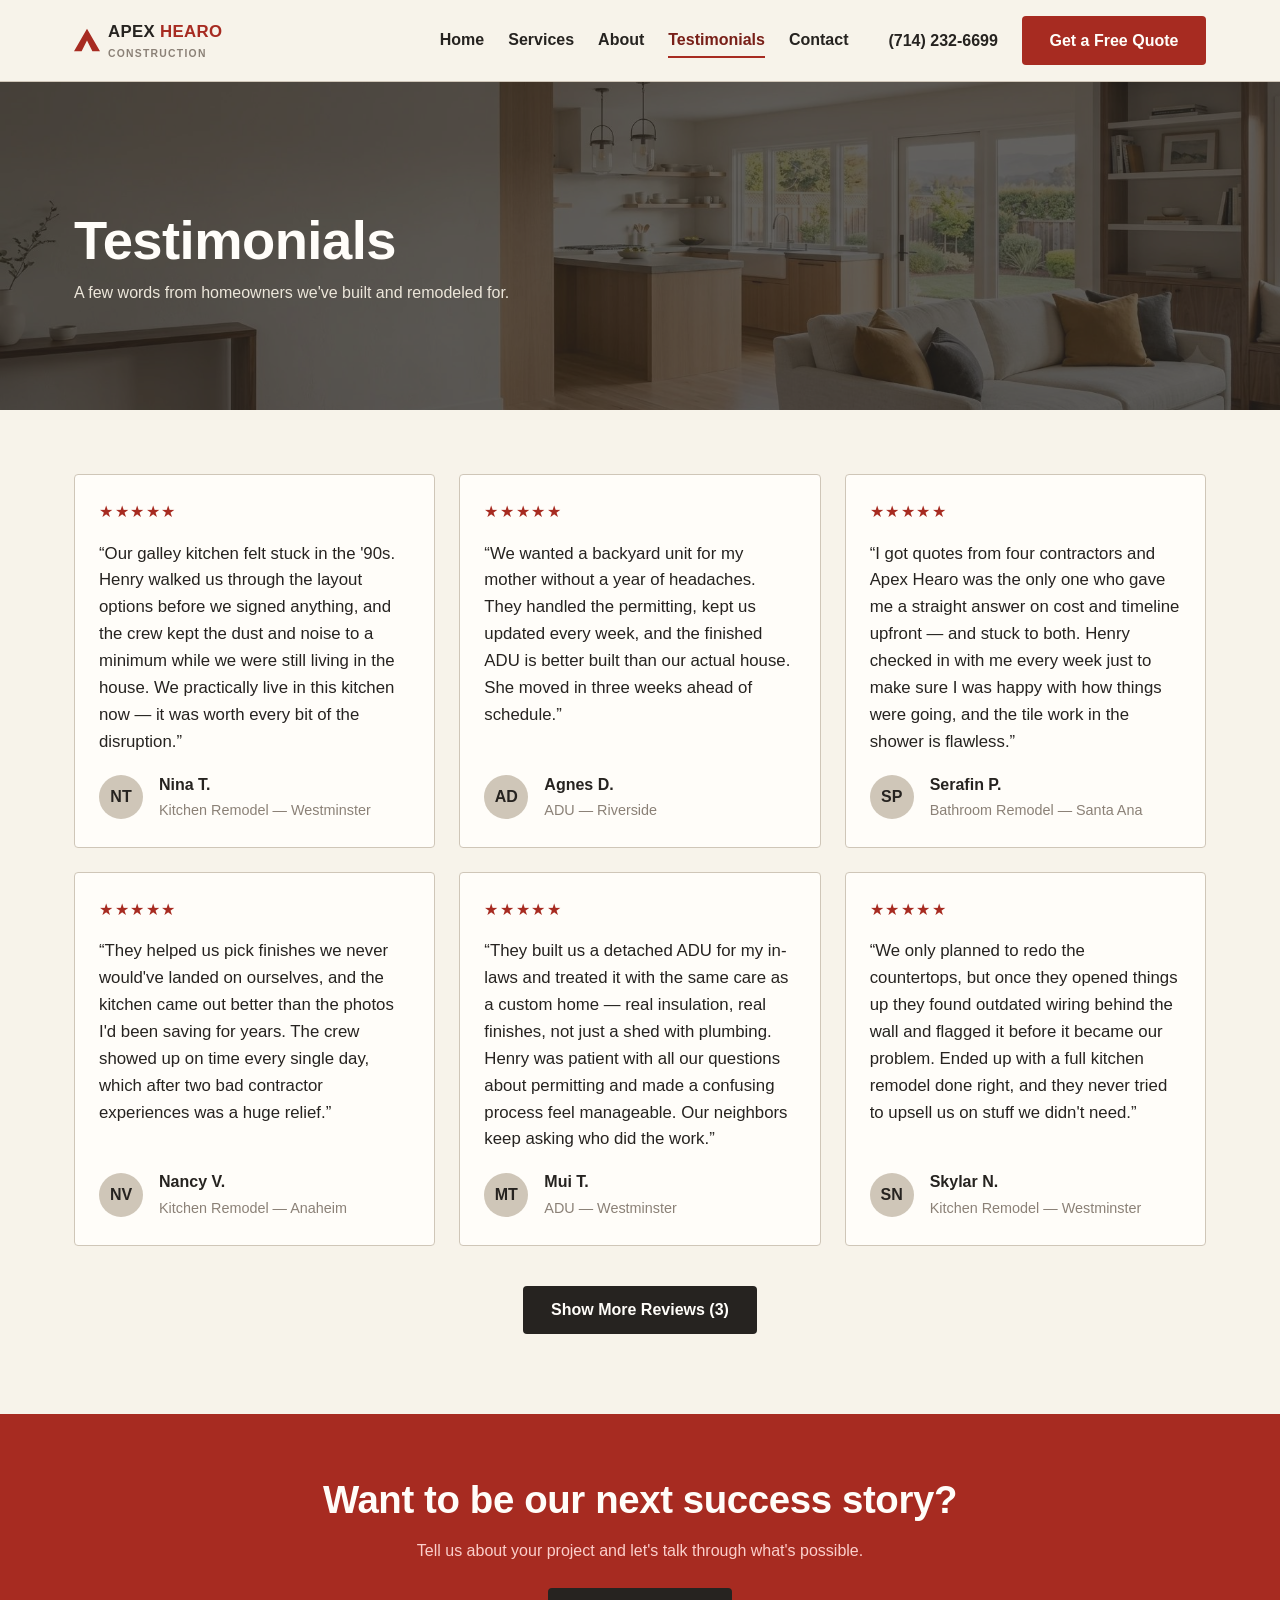
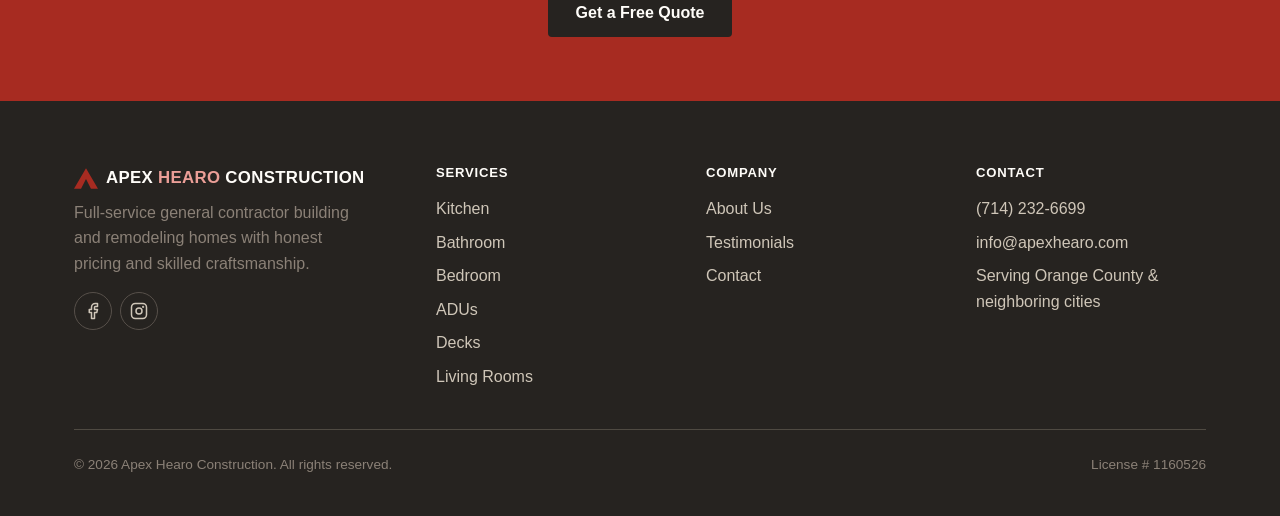
<file: testimonials.html>
<!DOCTYPE html>
<html lang="en">
<head>
  <meta charset="UTF-8" />
  <meta name="viewport" content="width=device-width, initial-scale=1.0" />
  <title>Testimonials | Apex Hearo Construction</title>
  <meta name="description" content="Read what homeowners say about working with Apex Hearo Construction on their remodels, new builds, ADUs, and repairs." />
  <link rel="icon" type="image/svg+xml" href="images/favicon.svg" />
  <link rel="stylesheet" href="css/styles.css?v=5" />
</head>
<body>
  <a class="skip-link" href="#main-content">Skip to main content</a>

  <header class="site-header">
    <div class="container">
      <a href="index.html" class="logo">
        <svg class="logo-mark" width="26" height="24" viewBox="0 0 181.25 156.25" fill="currentColor" fill-rule="evenodd" aria-hidden="true">
          <path d="M90.63 0L181.25 156.25L0 156.25Z M90.63 81.25L128.13 156.25L53.13 156.25Z" />
        </svg>
        <span>
          Apex <span class="logo-accent">Hearo</span>
          <span class="logo-text-sub">Construction</span>
        </span>
      </a>

      <button class="nav-toggle" type="button" aria-expanded="false" aria-controls="primary-nav" aria-label="Toggle navigation menu">
        <span class="nav-toggle-icon"></span>
      </button>

      <nav class="primary-nav" id="primary-nav" aria-label="Primary">
        <ul class="nav-list">
          <li><a href="index.html">Home</a></li>
          <li><a href="services.html">Services</a></li>
          <li><a href="about.html">About</a></li>
          <li><a href="testimonials.html" aria-current="page">Testimonials</a></li>
          <li><a href="contact.html">Contact</a></li>
        </ul>
        <div class="nav-cta">
          <a href="tel:+17142326699" class="nav-phone">(714) 232-6699</a>
          <a href="contact.html" class="btn btn-primary">Get a Free Quote</a>
        </div>
      </nav>
    </div>
  </header>

  <main id="main-content">
    <section class="page-banner" style="background-image: url('images/hero/hero-testimonials.jpg');">
      <div class="container">
        <h1>Testimonials</h1>
        <p>A few words from homeowners we've built and remodeled for.</p>
      </div>
    </section>

    <section>
      <div class="container">
        <div class="card-grid card-grid--testimonials" data-testimonials data-testimonials-initial="3">
          <p class="testimonials-loading">Loading testimonials&hellip;</p>
        </div>
      </div>
    </section>

    <section class="cta-band">
      <div class="container">
        <h2>Want to be our next success story?</h2>
        <p>Tell us about your project and let's talk through what's possible.</p>
        <a href="contact.html" class="btn btn-dark">Get a Free Quote</a>
      </div>
    </section>
  </main>

  <footer class="site-footer">
    <div class="container">
      <div class="footer-grid">
        <div class="footer-brand">
          <a href="index.html" class="logo">
            <svg class="logo-mark" width="24" height="21" viewBox="0 0 181.25 156.25" fill="currentColor" fill-rule="evenodd" aria-hidden="true">
              <path d="M90.63 0L181.25 156.25L0 156.25Z M90.63 81.25L128.13 156.25L53.13 156.25Z" />
            </svg>
            <span>Apex <span class="logo-accent">Hearo</span> Construction</span>
          </a>
          <p>Full-service general contractor building and remodeling homes with honest pricing and skilled craftsmanship.</p>
          <div class="footer-social">
            <a href="#" aria-label="Apex Hearo Construction on Facebook">
              <svg width="18" height="18" viewBox="0 0 24 24" fill="none" stroke="currentColor" stroke-width="2" stroke-linecap="round" stroke-linejoin="round" aria-hidden="true"><path d="M18 2h-3a5 5 0 0 0-5 5v3H7v4h3v8h4v-8h3l1-4h-4V7a1 1 0 0 1 1-1h3Z" /></svg>
            </a>
            <a href="#" aria-label="Apex Hearo Construction on Instagram">
              <svg width="18" height="18" viewBox="0 0 24 24" fill="none" stroke="currentColor" stroke-width="2" stroke-linecap="round" stroke-linejoin="round" aria-hidden="true"><rect x="2" y="2" width="20" height="20" rx="5" /><circle cx="12" cy="12" r="4" /><circle cx="17.5" cy="6.5" r="0.5" fill="currentColor" /></svg>
            </a>
          </div>
        </div>

        <div>
          <h3 class="footer-heading">Services</h3>
          <ul class="footer-links">
            <li><a href="services.html#kitchen">Kitchen</a></li>
            <li><a href="services.html#bathroom">Bathroom</a></li>
            <li><a href="services.html#bedroom">Bedroom</a></li>
            <li><a href="services.html#adus">ADUs</a></li>
            <li><a href="services.html#decks">Decks</a></li>
            <li><a href="services.html#living-room">Living Rooms</a></li>
          </ul>
        </div>

        <div>
          <h3 class="footer-heading">Company</h3>
          <ul class="footer-links">
            <li><a href="about.html">About Us</a></li>
            <li><a href="testimonials.html">Testimonials</a></li>
            <li><a href="contact.html">Contact</a></li>
          </ul>
        </div>

        <div>
          <h3 class="footer-heading">Contact</h3>
          <ul class="footer-links">
            <li><a href="tel:+17142326699">(714) 232-6699</a></li>
            <li><a href="mailto:info@apexhearo.com">info@apexhearo.com</a></li>
            <li>Serving Orange County &amp; neighboring cities</li>
          </ul>
        </div>
      </div>

      <div class="footer-bottom">
        <p>&copy; <span data-current-year></span> Apex Hearo Construction. All rights reserved.</p>
        <p>License # 1160526</p>
      </div>
    </div>
  </footer>

  <script src="js/main.js"></script>
  <script src="js/testimonials.js"></script>
</body>
</html>
</file>
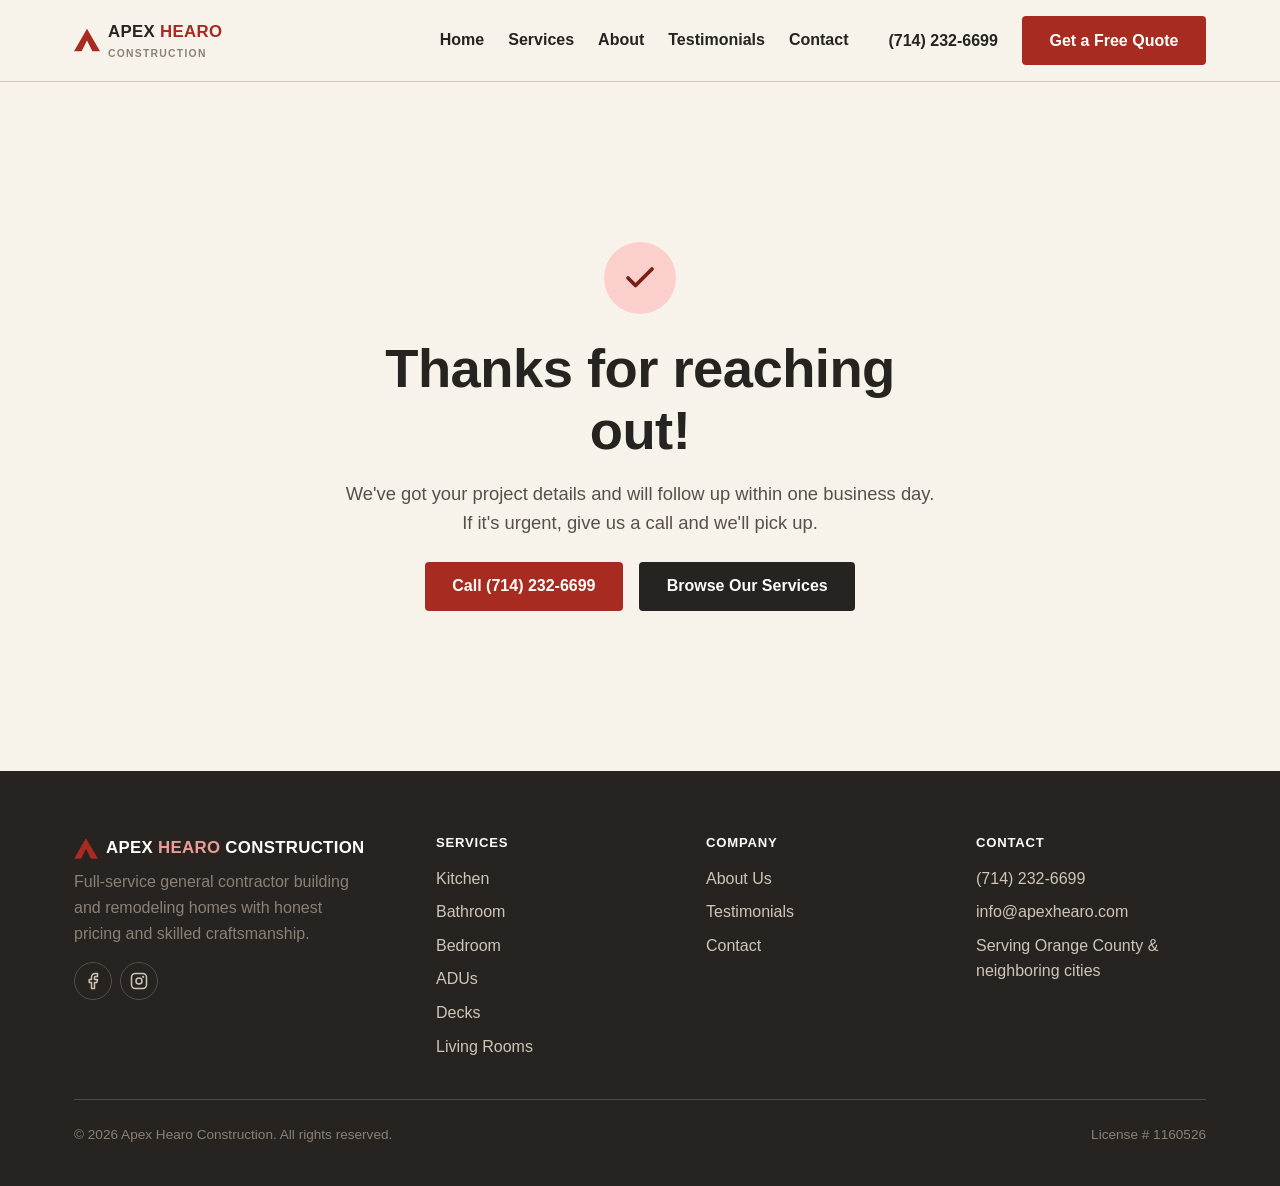
<file: thank-you.html>
<!DOCTYPE html>
<html lang="en">
<head>
  <meta charset="UTF-8" />
  <meta name="viewport" content="width=device-width, initial-scale=1.0" />
  <title>Thank You | Apex Hearo Construction</title>
  <meta name="description" content="Thanks for reaching out to Apex Hearo Construction — we'll follow up within one business day." />
  <meta name="robots" content="noindex, nofollow" />
  <link rel="icon" type="image/svg+xml" href="images/favicon.svg" />
  <link rel="stylesheet" href="css/styles.css?v=5" />
</head>
<body>
  <a class="skip-link" href="#main-content">Skip to main content</a>

  <header class="site-header">
    <div class="container">
      <a href="index.html" class="logo">
        <svg class="logo-mark" width="26" height="24" viewBox="0 0 181.25 156.25" fill="currentColor" fill-rule="evenodd" aria-hidden="true">
          <path d="M90.63 0L181.25 156.25L0 156.25Z M90.63 81.25L128.13 156.25L53.13 156.25Z" />
        </svg>
        <span>
          Apex <span class="logo-accent">Hearo</span>
          <span class="logo-text-sub">Construction</span>
        </span>
      </a>

      <button class="nav-toggle" type="button" aria-expanded="false" aria-controls="primary-nav" aria-label="Toggle navigation menu">
        <span class="nav-toggle-icon"></span>
      </button>

      <nav class="primary-nav" id="primary-nav" aria-label="Primary">
        <ul class="nav-list">
          <li><a href="index.html">Home</a></li>
          <li><a href="services.html">Services</a></li>
          <li><a href="about.html">About</a></li>
          <li><a href="testimonials.html">Testimonials</a></li>
          <li><a href="contact.html">Contact</a></li>
        </ul>
        <div class="nav-cta">
          <a href="tel:+17142326699" class="nav-phone">(714) 232-6699</a>
          <a href="contact.html" class="btn btn-primary">Get a Free Quote</a>
        </div>
      </nav>
    </div>
  </header>

  <main id="main-content">
    <section>
      <div class="container text-center" style="max-width: 640px; padding-block: var(--space-7);">
        <div style="display:flex; justify-content:center; margin-bottom: var(--space-4);">
          <span style="display:flex; align-items:center; justify-content:center; width:72px; height:72px; border-radius:50%; background: var(--color-accent-light); color: var(--color-accent-dark);">
            <svg width="36" height="36" viewBox="0 0 24 24" fill="none" stroke="currentColor" stroke-width="2.5" stroke-linecap="round" stroke-linejoin="round" aria-hidden="true">
              <path d="M20 6 9 17l-5-5" />
            </svg>
          </span>
        </div>
        <h1>Thanks for reaching out!</h1>
        <p style="font-size: 1.15rem; color: var(--color-warm-gray-700);">
          We've got your project details and will follow up within one business day. If it's urgent, give us a call
          and we'll pick up.
        </p>
        <div class="hero-actions" style="justify-content:center; margin-top: var(--space-4);">
          <a href="tel:+17142326699" class="btn btn-primary">Call (714) 232-6699</a>
          <a href="services.html" class="btn btn-dark">Browse Our Services</a>
        </div>
      </div>
    </section>
  </main>

  <footer class="site-footer">
    <div class="container">
      <div class="footer-grid">
        <div class="footer-brand">
          <a href="index.html" class="logo">
            <svg class="logo-mark" width="24" height="21" viewBox="0 0 181.25 156.25" fill="currentColor" fill-rule="evenodd" aria-hidden="true">
              <path d="M90.63 0L181.25 156.25L0 156.25Z M90.63 81.25L128.13 156.25L53.13 156.25Z" />
            </svg>
            <span>Apex <span class="logo-accent">Hearo</span> Construction</span>
          </a>
          <p>Full-service general contractor building and remodeling homes with honest pricing and skilled craftsmanship.</p>
          <div class="footer-social">
            <a href="#" aria-label="Apex Hearo Construction on Facebook">
              <svg width="18" height="18" viewBox="0 0 24 24" fill="none" stroke="currentColor" stroke-width="2" stroke-linecap="round" stroke-linejoin="round" aria-hidden="true"><path d="M18 2h-3a5 5 0 0 0-5 5v3H7v4h3v8h4v-8h3l1-4h-4V7a1 1 0 0 1 1-1h3Z" /></svg>
            </a>
            <a href="#" aria-label="Apex Hearo Construction on Instagram">
              <svg width="18" height="18" viewBox="0 0 24 24" fill="none" stroke="currentColor" stroke-width="2" stroke-linecap="round" stroke-linejoin="round" aria-hidden="true"><rect x="2" y="2" width="20" height="20" rx="5" /><circle cx="12" cy="12" r="4" /><circle cx="17.5" cy="6.5" r="0.5" fill="currentColor" /></svg>
            </a>
          </div>
        </div>

        <div>
          <h3 class="footer-heading">Services</h3>
          <ul class="footer-links">
            <li><a href="services.html#kitchen">Kitchen</a></li>
            <li><a href="services.html#bathroom">Bathroom</a></li>
            <li><a href="services.html#bedroom">Bedroom</a></li>
            <li><a href="services.html#adus">ADUs</a></li>
            <li><a href="services.html#decks">Decks</a></li>
            <li><a href="services.html#living-room">Living Rooms</a></li>
          </ul>
        </div>

        <div>
          <h3 class="footer-heading">Company</h3>
          <ul class="footer-links">
            <li><a href="about.html">About Us</a></li>
            <li><a href="testimonials.html">Testimonials</a></li>
            <li><a href="contact.html">Contact</a></li>
          </ul>
        </div>

        <div>
          <h3 class="footer-heading">Contact</h3>
          <ul class="footer-links">
            <li><a href="tel:+17142326699">(714) 232-6699</a></li>
            <li><a href="mailto:info@apexhearo.com">info@apexhearo.com</a></li>
            <li>Serving Orange County &amp; neighboring cities</li>
          </ul>
        </div>
      </div>

      <div class="footer-bottom">
        <p>&copy; <span data-current-year></span> Apex Hearo Construction. All rights reserved.</p>
        <p>License # 1160526</p>
      </div>
    </div>
  </footer>

  <script src="js/main.js"></script>
</body>
</html>
</file>
<file: css/styles.css>
/* =========================================================
   Apex Hearo Construction — Stylesheet
   Single stylesheet, organized by section. Mobile-first.
   ========================================================= */

/* ---------- 1. Design tokens ---------- */
:root {
  /* Earthy neutral palette */
  --color-charcoal: #262320;
  --color-charcoal-soft: #3a352f;
  --color-warm-gray-800: #4f4a42;
  --color-warm-gray-700: #57504a;
  --color-warm-gray-500: #8b8177;
  --color-warm-gray-300: #cfc6b8;
  --color-warm-gray-100: #ece6da;
  --color-off-white: #f7f3ea;
  --color-white: #fffdf9;

  /* Accent — brand red, matching the official logo */
  --color-accent: #a72b21;
  --color-accent-dark: #781f18;
  --color-accent-light: #fbcfcb;

  /* Brand mark colors, from the official logo */
  --color-brand-red: #a72b21;
  --color-brand-red-on-dark: #eb9e97;

  --color-success: #4a6b4d;
  --color-border: var(--color-warm-gray-300);

  /* Typography */
  --font-body: -apple-system, BlinkMacSystemFont, "Segoe UI", Roboto, Helvetica, Arial, sans-serif;
  --font-heading: var(--font-body);

  /* Spacing scale */
  --space-1: 0.25rem;
  --space-2: 0.5rem;
  --space-3: 1rem;
  --space-4: 1.5rem;
  --space-5: 2.5rem;
  --space-6: 4rem;
  --space-7: 6rem;

  --radius: 4px;
  --shadow-sm: 0 1px 3px rgba(38, 35, 32, 0.12);
  --shadow-md: 0 4px 16px rgba(38, 35, 32, 0.16);

  --container-width: 1180px;
}

/* ---------- 2. Reset ---------- */
*,
*::before,
*::after {
  box-sizing: border-box;
}

html {
  -webkit-text-size-adjust: 100%;
  scroll-behavior: smooth;
}

body {
  margin: 0;
  font-family: var(--font-body);
  color: var(--color-charcoal);
  background: var(--color-off-white);
  line-height: 1.6;
  font-size: 16px;
}

img {
  max-width: 100%;
  display: block;
  height: auto;
}

a {
  color: var(--color-accent-dark);
  text-decoration: none;
}

a:hover,
a:focus {
  text-decoration: underline;
}

ul {
  margin: 0;
  padding: 0;
  list-style: none;
}

h1, h2, h3, h4 {
  font-family: var(--font-heading);
  font-weight: 800;
  line-height: 1.15;
  margin: 0 0 var(--space-3);
  color: var(--color-charcoal);
  letter-spacing: -0.01em;
}

h1 { font-size: clamp(2rem, 5vw + 1rem, 3.4rem); }
h2 { font-size: clamp(1.6rem, 3vw + 1rem, 2.4rem); }
h3 { font-size: 1.3rem; }

p {
  margin: 0 0 var(--space-3);
}

button {
  font-family: inherit;
}

/* Visually-hidden but accessible */
.visually-hidden {
  position: absolute;
  width: 1px;
  height: 1px;
  padding: 0;
  margin: -1px;
  overflow: hidden;
  clip: rect(0, 0, 0, 0);
  white-space: nowrap;
  border: 0;
}

.skip-link {
  position: absolute;
  left: -999px;
  top: 0;
  background: var(--color-accent);
  color: var(--color-white);
  padding: var(--space-2) var(--space-3);
  z-index: 200;
}

.skip-link:focus {
  left: var(--space-2);
  top: var(--space-2);
}

/* ---------- 3. Layout helpers ---------- */
.container {
  width: 100%;
  max-width: var(--container-width);
  margin-inline: auto;
  padding-inline: var(--space-4);
}

section {
  padding-block: var(--space-6);
}

.section-heading {
  max-width: 640px;
  margin-inline: auto;
  text-align: center;
  margin-bottom: var(--space-5);
}

.section-heading .eyebrow {
  display: inline-block;
  color: var(--color-accent-dark);
  font-weight: 700;
  text-transform: uppercase;
  letter-spacing: 0.08em;
  font-size: 0.8rem;
  margin-bottom: var(--space-2);
}

.section-heading p {
  color: var(--color-warm-gray-700);
}

.bg-soft {
  background: var(--color-warm-gray-100);
}

.bg-charcoal {
  background: var(--color-charcoal);
  color: var(--color-warm-gray-100);
}

.bg-charcoal h2,
.bg-charcoal h3 {
  color: var(--color-white);
}

/* ---------- 4. Buttons ---------- */
.btn {
  display: inline-flex;
  align-items: center;
  justify-content: center;
  gap: var(--space-2);
  padding: 0.85rem 1.6rem;
  border-radius: var(--radius);
  font-weight: 700;
  font-size: 1rem;
  border: 2px solid transparent;
  cursor: pointer;
  transition: background-color 0.15s ease, color 0.15s ease, border-color 0.15s ease;
  text-decoration: none;
  line-height: 1.1;
}

.btn:hover,
.btn:focus-visible {
  text-decoration: none;
}

.btn-primary {
  background: var(--color-accent);
  color: var(--color-white);
}

.btn-primary:hover,
.btn-primary:focus-visible {
  background: var(--color-accent-dark);
  color: var(--color-white);
}

.btn-outline {
  background: transparent;
  border-color: currentColor;
  color: var(--color-white);
}

.btn-outline:hover,
.btn-outline:focus-visible {
  background: rgba(255, 255, 255, 0.12);
  color: var(--color-white);
}

.btn-dark {
  background: var(--color-charcoal);
  color: var(--color-white);
}

.btn-dark:hover,
.btn-dark:focus-visible {
  background: var(--color-charcoal-soft);
  color: var(--color-white);
}

.btn-block {
  width: 100%;
}

/* ---------- 5. Site header / nav ---------- */
.site-header {
  position: sticky;
  top: 0;
  z-index: 100;
  background: var(--color-off-white);
  border-bottom: 1px solid var(--color-border);
}

.site-header .container {
  display: flex;
  align-items: center;
  justify-content: space-between;
  padding-block: var(--space-3);
}

.logo {
  display: flex;
  align-items: center;
  gap: var(--space-2);
  font-family: var(--font-heading);
  font-weight: 800;
  font-size: 1.05rem;
  color: var(--color-charcoal);
  text-decoration: none;
  text-transform: uppercase;
  letter-spacing: 0.02em;
}

.logo:hover,
.logo:focus {
  text-decoration: none;
}

.logo-mark {
  flex-shrink: 0;
  color: var(--color-brand-red);
}

.logo-accent {
  color: var(--color-brand-red);
}

.logo-text-sub {
  display: block;
  font-size: 0.65rem;
  font-weight: 600;
  letter-spacing: 0.12em;
  text-transform: uppercase;
  color: var(--color-warm-gray-500);
}

.nav-toggle {
  display: inline-flex;
  align-items: center;
  justify-content: center;
  background: transparent;
  border: 1px solid var(--color-border);
  border-radius: var(--radius);
  width: 44px;
  height: 44px;
  cursor: pointer;
}

.nav-toggle-icon,
.nav-toggle-icon::before,
.nav-toggle-icon::after {
  display: block;
  width: 20px;
  height: 2px;
  background: var(--color-charcoal);
  position: relative;
  transition: transform 0.2s ease, opacity 0.2s ease;
}

.nav-toggle-icon::before,
.nav-toggle-icon::after {
  content: "";
  position: absolute;
  left: 0;
}

.nav-toggle-icon::before { top: -6px; }
.nav-toggle-icon::after { top: 6px; }

.site-header.nav-open .nav-toggle-icon { background: transparent; }
.site-header.nav-open .nav-toggle-icon::before { transform: rotate(45deg) translate(4px, 5px); }
.site-header.nav-open .nav-toggle-icon::after { transform: rotate(-45deg) translate(4px, -5px); }

.primary-nav {
  position: fixed;
  inset: 0 0 0 30%;
  top: 65px;
  background: var(--color-off-white);
  border-top: 1px solid var(--color-border);
  transform: translateX(100%);
  transition: transform 0.25s ease;
  overflow-y: auto;
  padding: var(--space-4);
}

.site-header.nav-open .primary-nav {
  transform: translateX(0);
}

.nav-list {
  display: flex;
  flex-direction: column;
  gap: var(--space-1);
  margin-bottom: var(--space-4);
}

.nav-list a {
  display: block;
  padding: var(--space-3) var(--space-2);
  font-weight: 600;
  color: var(--color-charcoal);
  border-bottom: 1px solid var(--color-border);
}

.nav-list a:hover,
.nav-list a[aria-current="page"] {
  color: var(--color-accent-dark);
  text-decoration: none;
}

.nav-cta {
  display: flex;
  flex-direction: column;
  gap: var(--space-2);
}

.nav-phone {
  font-weight: 700;
  color: var(--color-charcoal);
  text-align: center;
}

@media (min-width: 860px) {
  .nav-toggle {
    display: none;
  }

  .primary-nav {
    position: static;
    inset: auto;
    transform: none;
    background: transparent;
    border: none;
    padding: 0;
    overflow: visible;
    display: flex;
    align-items: center;
    gap: var(--space-5);
  }

  .nav-list {
    flex-direction: row;
    gap: var(--space-4);
    margin-bottom: 0;
  }

  .nav-list a {
    padding: var(--space-1) 0;
    border-bottom: 2px solid transparent;
  }

  .nav-list a:hover,
  .nav-list a[aria-current="page"] {
    border-bottom-color: var(--color-accent);
  }

  .nav-cta {
    flex-direction: row;
    align-items: center;
    gap: var(--space-4);
  }
}

/* ---------- 6. Hero ---------- */
.hero {
  position: relative;
  color: var(--color-white);
  background-color: var(--color-charcoal-soft);
  background-size: cover;
  background-position: center;
  overflow: hidden;
}

.hero::before {
  content: "";
  position: absolute;
  inset: 0;
  background: linear-gradient(180deg, rgba(38, 35, 32, 0.78) 0%, rgba(38, 35, 32, 0.55) 55%, rgba(38, 35, 32, 0.85) 100%);
}

.hero .container {
  position: relative;
  padding-block: var(--space-7) var(--space-6);
  max-width: 760px;
}

.hero .eyebrow {
  display: inline-block;
  text-transform: uppercase;
  letter-spacing: 0.12em;
  font-weight: 700;
  font-size: 0.8rem;
  color: var(--color-accent-light);
  margin-bottom: var(--space-3);
}

.hero h1 {
  color: var(--color-white);
  margin-bottom: var(--space-3);
}

.hero .lede {
  font-size: 1.15rem;
  color: var(--color-warm-gray-100);
  max-width: 56ch;
  margin-bottom: var(--space-4);
}

.hero-actions {
  display: flex;
  flex-wrap: wrap;
  gap: var(--space-3);
}

/* Page banner (non-home hero) */
.page-banner {
  position: relative;
  color: var(--color-white);
  background-color: var(--color-charcoal-soft);
  background-size: cover;
  background-position: center;
}

.page-banner::before {
  content: "";
  position: absolute;
  inset: 0;
  background: rgba(38, 35, 32, 0.72);
}

.page-banner .container {
  position: relative;
  padding-block: var(--space-6) var(--space-5);
}

.page-banner h1 {
  color: var(--color-white);
  margin-bottom: var(--space-2);
}

.page-banner p {
  color: var(--color-warm-gray-100);
  max-width: 60ch;
  margin-bottom: 0;
}

/* All hero/banner photos are composed with the subject on the right and
   calm space on the left for the text. On narrow screens `cover` crops
   in from both sides, which can land the crop mid-subject. Anchoring to
   the left keeps the calm side in frame instead. */
@media (max-width: 640px) {
  .hero,
  .page-banner {
    background-position: left center;
  }
}

/* ---------- 7. Cards ---------- */
.card-grid {
  display: grid;
  gap: var(--space-4);
  grid-template-columns: 1fr;
}

@media (min-width: 640px) {
  .card-grid { grid-template-columns: repeat(2, 1fr); }
}

@media (min-width: 980px) {
  .card-grid--services { grid-template-columns: repeat(3, 1fr); }
  .card-grid--testimonials { grid-template-columns: repeat(3, 1fr); }
}

.service-card {
  background: var(--color-white);
  border: 1px solid var(--color-border);
  border-radius: var(--radius);
  padding: var(--space-4);
  display: flex;
  flex-direction: column;
  gap: var(--space-2);
  transition: box-shadow 0.15s ease, transform 0.15s ease;
}

.service-card:hover {
  box-shadow: var(--shadow-md);
  transform: translateY(-2px);
}

.service-card-icon {
  width: 48px;
  height: 48px;
  display: flex;
  align-items: center;
  justify-content: center;
  border-radius: 50%;
  background: var(--color-accent-light);
  color: var(--color-accent-dark);
  margin-bottom: var(--space-2);
}

.service-card h3 {
  margin-bottom: var(--space-1);
}

.service-card p {
  color: var(--color-warm-gray-700);
  margin-bottom: var(--space-2);
  flex-grow: 1;
}

.service-card .link-arrow {
  font-weight: 700;
  color: var(--color-accent-dark);
}

/* Testimonial cards */
.testimonial-card {
  background: var(--color-white);
  border: 1px solid var(--color-border);
  border-radius: var(--radius);
  padding: var(--space-4);
  display: flex;
  flex-direction: column;
  gap: var(--space-3);
}

.testimonial-card .stars {
  color: var(--color-accent);
  letter-spacing: 0.1em;
}

.testimonial-card blockquote {
  margin: 0;
  font-size: 1.05rem;
  color: var(--color-charcoal);
}

.testimonial-attribution {
  display: flex;
  align-items: center;
  gap: var(--space-3);
  margin-top: auto;
}

.testimonial-avatar {
  width: 44px;
  height: 44px;
  border-radius: 50%;
  background: var(--color-warm-gray-300);
  color: var(--color-charcoal);
  display: flex;
  align-items: center;
  justify-content: center;
  font-weight: 700;
  flex-shrink: 0;
}

.testimonial-name {
  font-weight: 700;
  display: block;
}

.testimonial-project {
  color: var(--color-warm-gray-500);
  font-size: 0.9rem;
}

.testimonials-loading,
.testimonials-error {
  text-align: center;
  color: var(--color-warm-gray-500);
  grid-column: 1 / -1;
}

.testimonials-more-wrap {
  margin-top: var(--space-5);
}

/* Below the 640px breakpoint where .card-grid is a single column, let the
   testimonials scroll horizontally as a swipeable carousel instead of a
   tall vertical stack — this keeps mobile usable no matter how many
   testimonials get added to data/testimonials.json. */
@media (max-width: 639px) {
  .card-grid--testimonials {
    display: flex;
    grid-template-columns: none;
    overflow-x: auto;
    scroll-snap-type: x mandatory;
    scroll-padding-inline: var(--space-2);
    -webkit-overflow-scrolling: touch;
    padding-bottom: var(--space-2);
    margin-inline: calc(var(--space-4) * -1);
    padding-inline: var(--space-4);
  }

  .card-grid--testimonials::-webkit-scrollbar {
    display: none;
  }

  .card-grid--testimonials .testimonial-card {
    flex: 0 0 85%;
    scroll-snap-align: start;
  }

  .card-grid--testimonials .testimonials-loading,
  .card-grid--testimonials .testimonials-error {
    flex: 0 0 100%;
  }
}

/* ---------- 8. Service sections & gallery ---------- */
.service-section {
  padding-block: var(--space-6);
  border-bottom: 1px solid var(--color-border);
  scroll-margin-top: 90px;
}

.service-section:last-of-type {
  border-bottom: none;
}

.service-section-header {
  display: flex;
  flex-wrap: wrap;
  align-items: flex-end;
  justify-content: space-between;
  gap: var(--space-3);
  margin-bottom: var(--space-4);
}

.service-section-header .service-copy {
  max-width: 62ch;
}

.service-section-header p {
  color: var(--color-warm-gray-700);
  margin-bottom: 0;
}

.gallery-grid {
  display: grid;
  gap: var(--space-2);
  grid-template-columns: repeat(2, 1fr);
}

@media (min-width: 640px) {
  .gallery-grid { grid-template-columns: repeat(3, 1fr); }
}

@media (min-width: 980px) {
  .gallery-grid { grid-template-columns: repeat(6, 1fr); }
}

.gallery-grid figure {
  margin: 0;
  border-radius: var(--radius);
  overflow: hidden;
  aspect-ratio: 4 / 3;
  background: var(--color-warm-gray-300);
}

.gallery-grid img {
  width: 100%;
  height: 100%;
  object-fit: cover;
}

.gallery-more-wrap {
  margin-top: var(--space-4);
}

/* ---------- 9. Forms ---------- */
.form-grid {
  display: grid;
  gap: var(--space-3);
}

@media (min-width: 640px) {
  .form-row-2 {
    display: grid;
    grid-template-columns: 1fr 1fr;
    gap: var(--space-3);
  }
}

.form-field {
  display: flex;
  flex-direction: column;
  gap: var(--space-1);
}

.form-field label {
  font-weight: 700;
  font-size: 0.92rem;
}

.form-field .required {
  color: var(--color-accent-dark);
}

.form-field input,
.form-field select,
.form-field textarea {
  font: inherit;
  padding: 0.75rem 0.85rem;
  border: 1px solid var(--color-border);
  border-radius: var(--radius);
  background: var(--color-white);
  color: var(--color-charcoal);
}

.form-field input:focus,
.form-field select:focus,
.form-field textarea:focus {
  outline: 2px solid var(--color-accent);
  outline-offset: 1px;
}

.form-note {
  font-size: 0.85rem;
  color: var(--color-warm-gray-500);
}

/* ---------- 10. Info blocks (contact/about) ---------- */
.info-grid {
  display: grid;
  gap: var(--space-5);
}

@media (min-width: 900px) {
  .info-grid--contact {
    grid-template-columns: 1.2fr 0.8fr;
    align-items: start;
  }
}

.contact-info-card {
  background: var(--color-white);
  border: 1px solid var(--color-border);
  border-radius: var(--radius);
  padding: var(--space-4);
}

.contact-info-list {
  display: flex;
  flex-direction: column;
  gap: var(--space-3);
  margin-top: var(--space-3);
}

.contact-info-item {
  display: flex;
  gap: var(--space-3);
  align-items: flex-start;
}

.contact-info-item .icon {
  color: var(--color-accent-dark);
  flex-shrink: 0;
  margin-top: 3px;
}

/* ---------- 11. About page ---------- */
.stat-grid {
  display: grid;
  gap: var(--space-4);
  grid-template-columns: repeat(2, 1fr);
  margin-top: var(--space-5);
}

@media (min-width: 640px) {
  .stat-grid { grid-template-columns: repeat(4, 1fr); }
}

.stat-grid.stat-grid--3 {
  grid-template-columns: repeat(3, 1fr);
}

.stat-item {
  text-align: center;
}

.stat-number {
  font-family: var(--font-heading);
  font-weight: 800;
  font-size: 2.4rem;
  color: var(--color-accent);
  display: block;
}

.stat-label {
  color: var(--color-warm-gray-700);
  font-weight: 600;
  font-size: 0.9rem;
}

.about-grid {
  display: grid;
  gap: var(--space-5);
  align-items: center;
}

@media (min-width: 860px) {
  .about-grid--reverse {
    grid-template-columns: 1fr 1fr;
  }

  .about-grid--reverse.flip .about-grid-media { order: 2; }
}

.about-grid-media img {
  border-radius: var(--radius);
}

.contractor-card {
  display: grid;
  gap: var(--space-5);
  align-items: start;
  margin-top: var(--space-5);
}

@media (min-width: 860px) {
  .contractor-card { grid-template-columns: 1fr 1.3fr; }
}

.contractor-photo {
  background: var(--color-white);
  border: 1px solid var(--color-border);
  border-radius: var(--radius);
  padding: var(--space-4);
}

.contractor-photo img {
  width: 100%;
  border-radius: var(--radius);
}

.contractor-name {
  margin-bottom: 0;
}

.contractor-title {
  color: var(--color-accent-dark);
  font-weight: 700;
  margin-bottom: var(--space-1);
}

.contractor-meta {
  color: var(--color-warm-gray-500);
  font-size: 0.9rem;
}

.contractor-quote {
  margin: var(--space-4) 0;
  padding-left: var(--space-4);
  border-left: 3px solid var(--color-accent);
  color: var(--color-charcoal);
}

.contractor-checklist {
  display: flex;
  flex-direction: column;
  gap: var(--space-2);
  margin: var(--space-3) 0 var(--space-4);
}

.contractor-checklist li {
  display: flex;
  gap: var(--space-2);
  align-items: flex-start;
}

.contractor-checklist li::before {
  content: "\2713";
  color: var(--color-accent-dark);
  font-weight: 700;
  flex-shrink: 0;
}

.credential-list {
  display: grid;
  gap: var(--space-3);
  grid-template-columns: 1fr;
  margin-top: var(--space-4);
}

@media (min-width: 640px) {
  .credential-list { grid-template-columns: repeat(2, 1fr); }
}

.credential-item {
  display: flex;
  gap: var(--space-3);
  padding: var(--space-3);
  background: var(--color-white);
  border: 1px solid var(--color-border);
  border-radius: var(--radius);
}

.credential-item .icon {
  color: var(--color-accent-dark);
  flex-shrink: 0;
}

/* ---------- 12. Footer ---------- */
.site-footer {
  background: var(--color-charcoal);
  color: var(--color-warm-gray-300);
  padding-block: var(--space-6) var(--space-4);
}

.footer-grid {
  display: grid;
  gap: var(--space-5);
  grid-template-columns: 1fr;
  margin-bottom: var(--space-5);
}

@media (min-width: 760px) {
  .footer-grid { grid-template-columns: 1.4fr 1fr 1fr 1fr; }
}

.footer-brand .logo {
  color: var(--color-white);
}

.footer-brand .logo-accent {
  color: var(--color-brand-red-on-dark);
}

.footer-brand p {
  color: var(--color-warm-gray-500);
  margin-top: var(--space-2);
  max-width: 32ch;
}

.footer-heading {
  color: var(--color-white);
  font-weight: 700;
  text-transform: uppercase;
  letter-spacing: 0.06em;
  font-size: 0.82rem;
  margin-bottom: var(--space-3);
}

.footer-links {
  display: flex;
  flex-direction: column;
  gap: var(--space-2);
}

.footer-links a {
  color: var(--color-warm-gray-300);
}

.footer-links a:hover {
  color: var(--color-white);
}

.footer-social {
  display: flex;
  gap: var(--space-2);
  margin-top: var(--space-3);
}

.footer-social a {
  width: 38px;
  height: 38px;
  border-radius: 50%;
  border: 1px solid var(--color-warm-gray-700);
  display: flex;
  align-items: center;
  justify-content: center;
  color: var(--color-warm-gray-300);
}

.footer-social a:hover {
  border-color: var(--color-accent);
  color: var(--color-white);
  text-decoration: none;
}

.footer-bottom {
  border-top: 1px solid var(--color-warm-gray-800);
  padding-top: var(--space-4);
  display: flex;
  flex-wrap: wrap;
  justify-content: space-between;
  gap: var(--space-2);
  font-size: 0.85rem;
  color: var(--color-warm-gray-500);
}

/* ---------- 13. CTA band ---------- */
.cta-band {
  background: var(--color-accent);
  color: var(--color-white);
  text-align: center;
}

.cta-band h2 {
  color: var(--color-white);
}

.cta-band p {
  color: var(--color-accent-light);
  max-width: 56ch;
  margin-inline: auto;
  margin-bottom: var(--space-4);
}

/* ---------- 14. Lightbox ---------- */
.lightbox-trigger {
  cursor: zoom-in;
  transition: filter 0.15s ease;
}

.lightbox-trigger:hover,
.lightbox-trigger:focus-visible {
  filter: brightness(0.9);
  outline: 2px solid var(--color-accent);
  outline-offset: -2px;
}

.lightbox-overlay {
  position: fixed;
  inset: 0;
  z-index: 1000;
  background: rgba(38, 35, 32, 0.94);
  display: none;
  align-items: center;
  justify-content: center;
  padding: var(--space-5);
}

.lightbox-overlay.open {
  display: flex;
}

.lightbox-figure {
  margin: 0;
  max-width: 92vw;
  max-height: 92vh;
  display: flex;
  flex-direction: column;
  align-items: center;
  gap: var(--space-2);
}

.lightbox-image {
  max-width: 92vw;
  max-height: 82vh;
  width: auto;
  height: auto;
  object-fit: contain;
  border-radius: var(--radius);
  box-shadow: var(--shadow-md);
}

.lightbox-caption {
  color: var(--color-warm-gray-100);
  font-size: 0.9rem;
  text-align: center;
  max-width: 70ch;
}

.lightbox-close {
  position: fixed;
  top: var(--space-4);
  right: var(--space-4);
  width: 44px;
  height: 44px;
  border-radius: 50%;
  border: 1px solid rgba(247, 243, 234, 0.4);
  background: rgba(38, 35, 32, 0.6);
  color: var(--color-white);
  font-size: 1.5rem;
  line-height: 1;
  cursor: pointer;
}

.lightbox-close:hover,
.lightbox-close:focus-visible {
  background: var(--color-accent);
  border-color: var(--color-accent);
}

.lightbox-nav {
  position: fixed;
  top: 50%;
  transform: translateY(-50%);
  width: 52px;
  height: 52px;
  border-radius: 50%;
  border: 1px solid rgba(247, 243, 234, 0.4);
  background: rgba(38, 35, 32, 0.6);
  color: var(--color-white);
  font-size: 2rem;
  line-height: 1;
  cursor: pointer;
  display: flex;
  align-items: center;
  justify-content: center;
}

.lightbox-nav:hover,
.lightbox-nav:focus-visible {
  background: var(--color-accent);
  border-color: var(--color-accent);
}

.lightbox-nav[hidden] {
  display: none;
}

.lightbox-prev {
  left: var(--space-4);
}

.lightbox-next {
  right: var(--space-4);
}

@media (max-width: 640px) {
  .lightbox-nav {
    width: 44px;
    height: 44px;
    font-size: 1.6rem;
  }

  .lightbox-prev {
    left: var(--space-2);
  }

  .lightbox-next {
    right: var(--space-2);
  }
}

body.lightbox-active {
  overflow: hidden;
}

/* ---------- 15. Misc ---------- */
.eyebrow-list {
  display: flex;
  flex-wrap: wrap;
  gap: var(--space-2);
  margin-bottom: var(--space-4);
}

.eyebrow-list a {
  padding: 0.4rem 0.9rem;
  border: 1px solid var(--color-border);
  border-radius: 999px;
  font-size: 0.85rem;
  font-weight: 600;
  color: var(--color-charcoal);
}

.eyebrow-list a:hover {
  background: var(--color-accent);
  border-color: var(--color-accent);
  color: var(--color-white);
  text-decoration: none;
}

.text-center { text-align: center; }
.mt-0 { margin-top: 0; }
</file>
